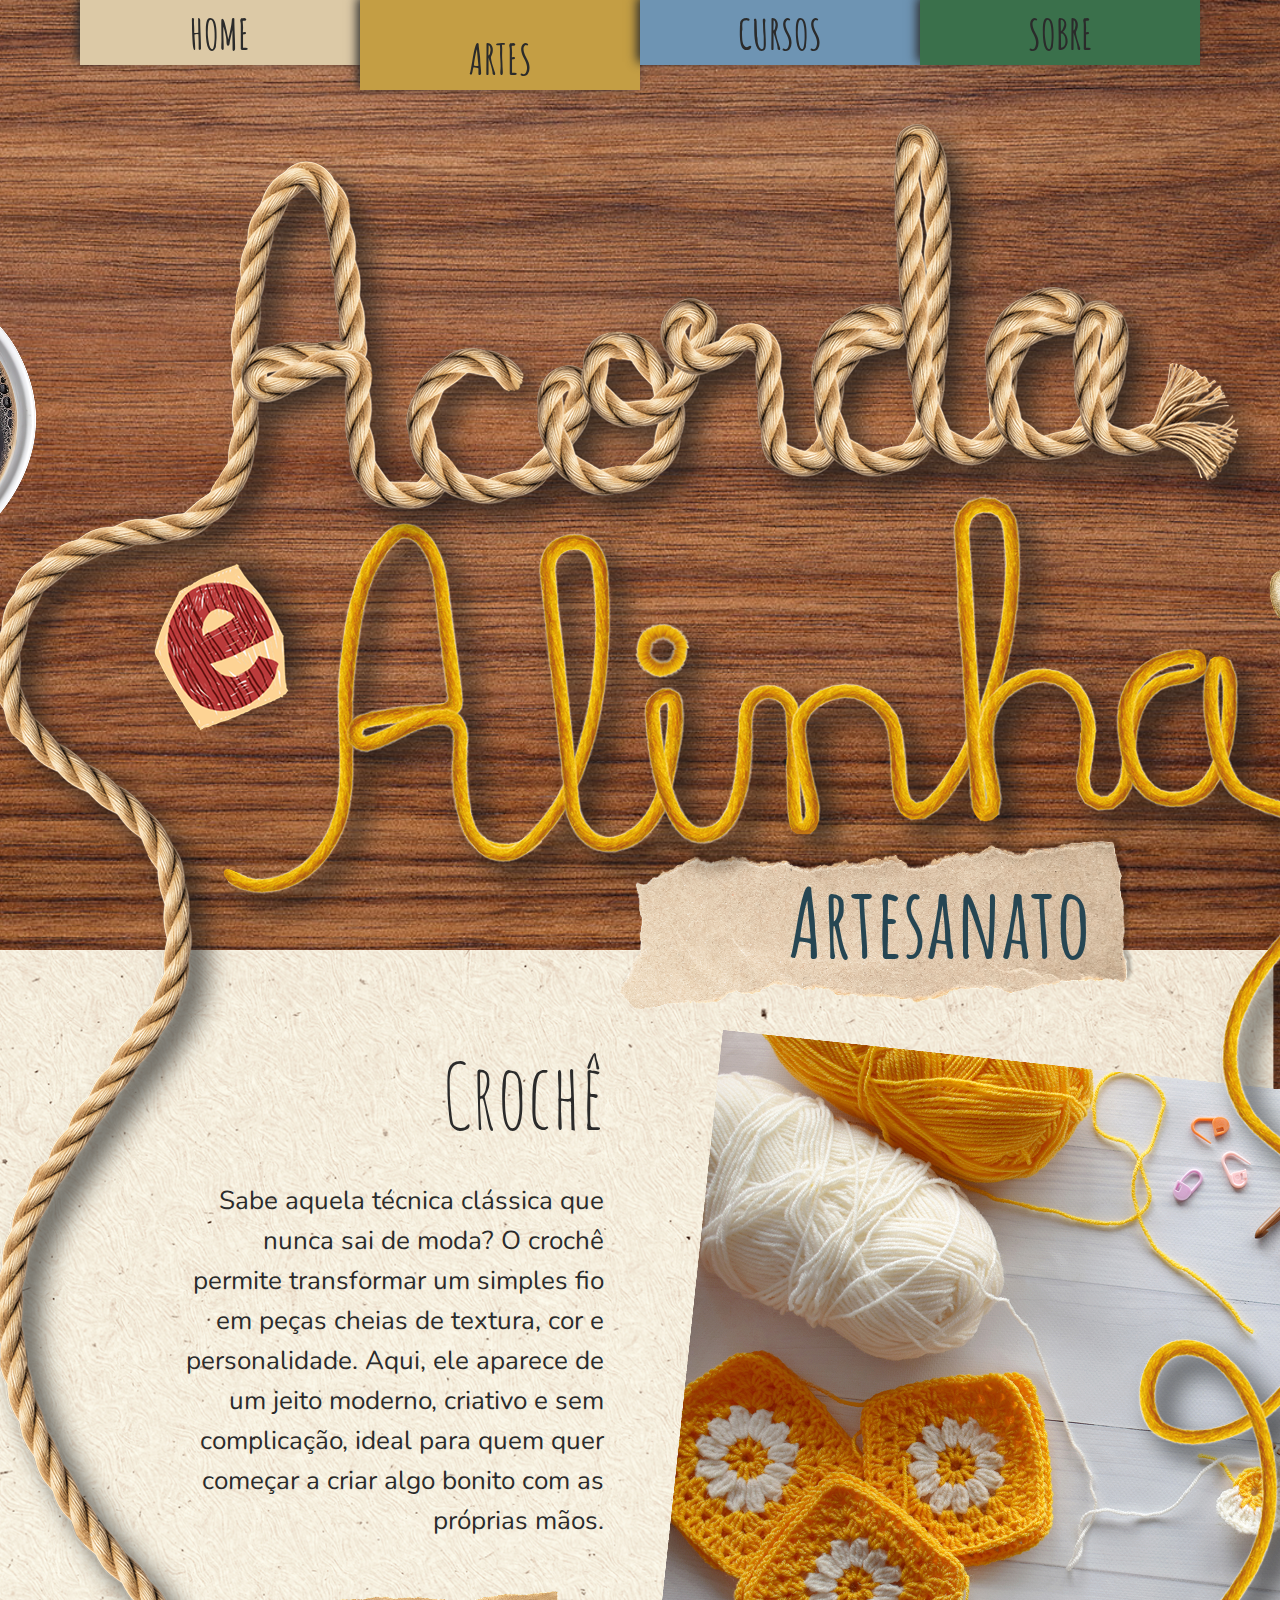
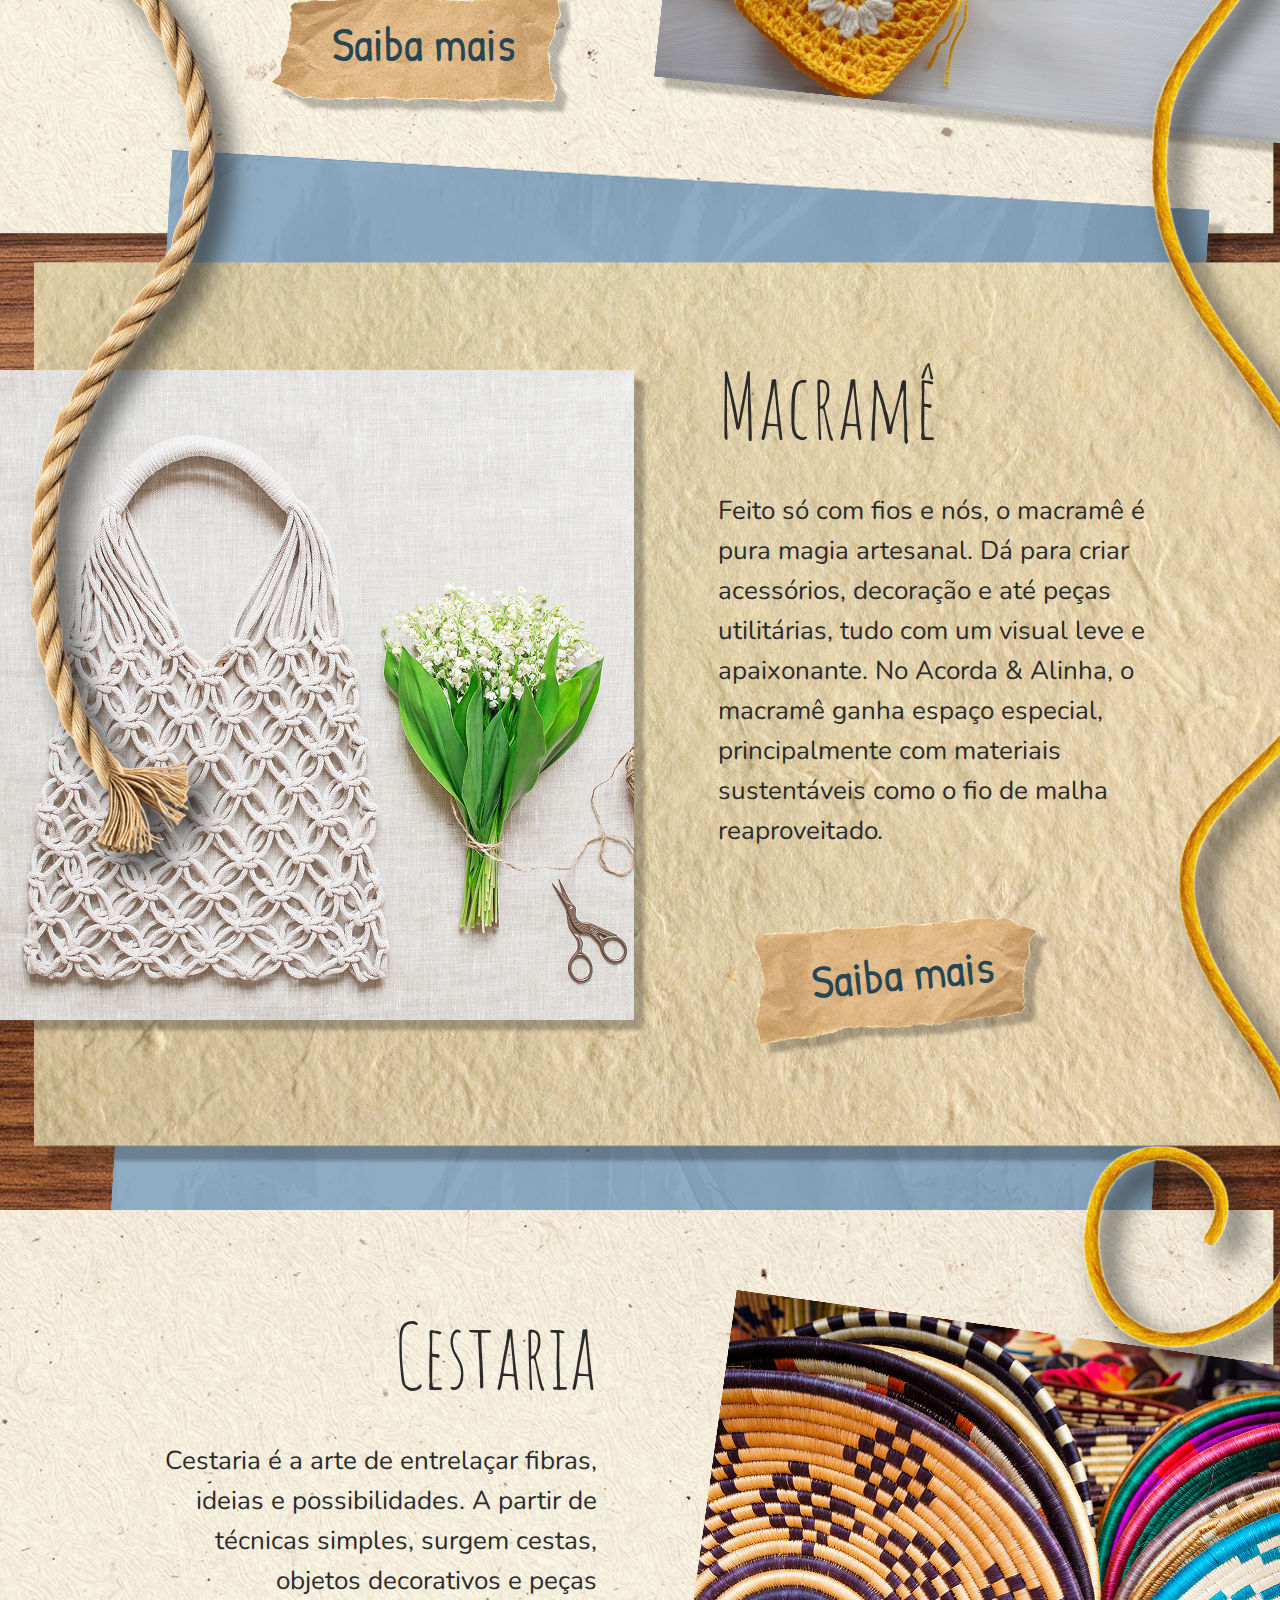
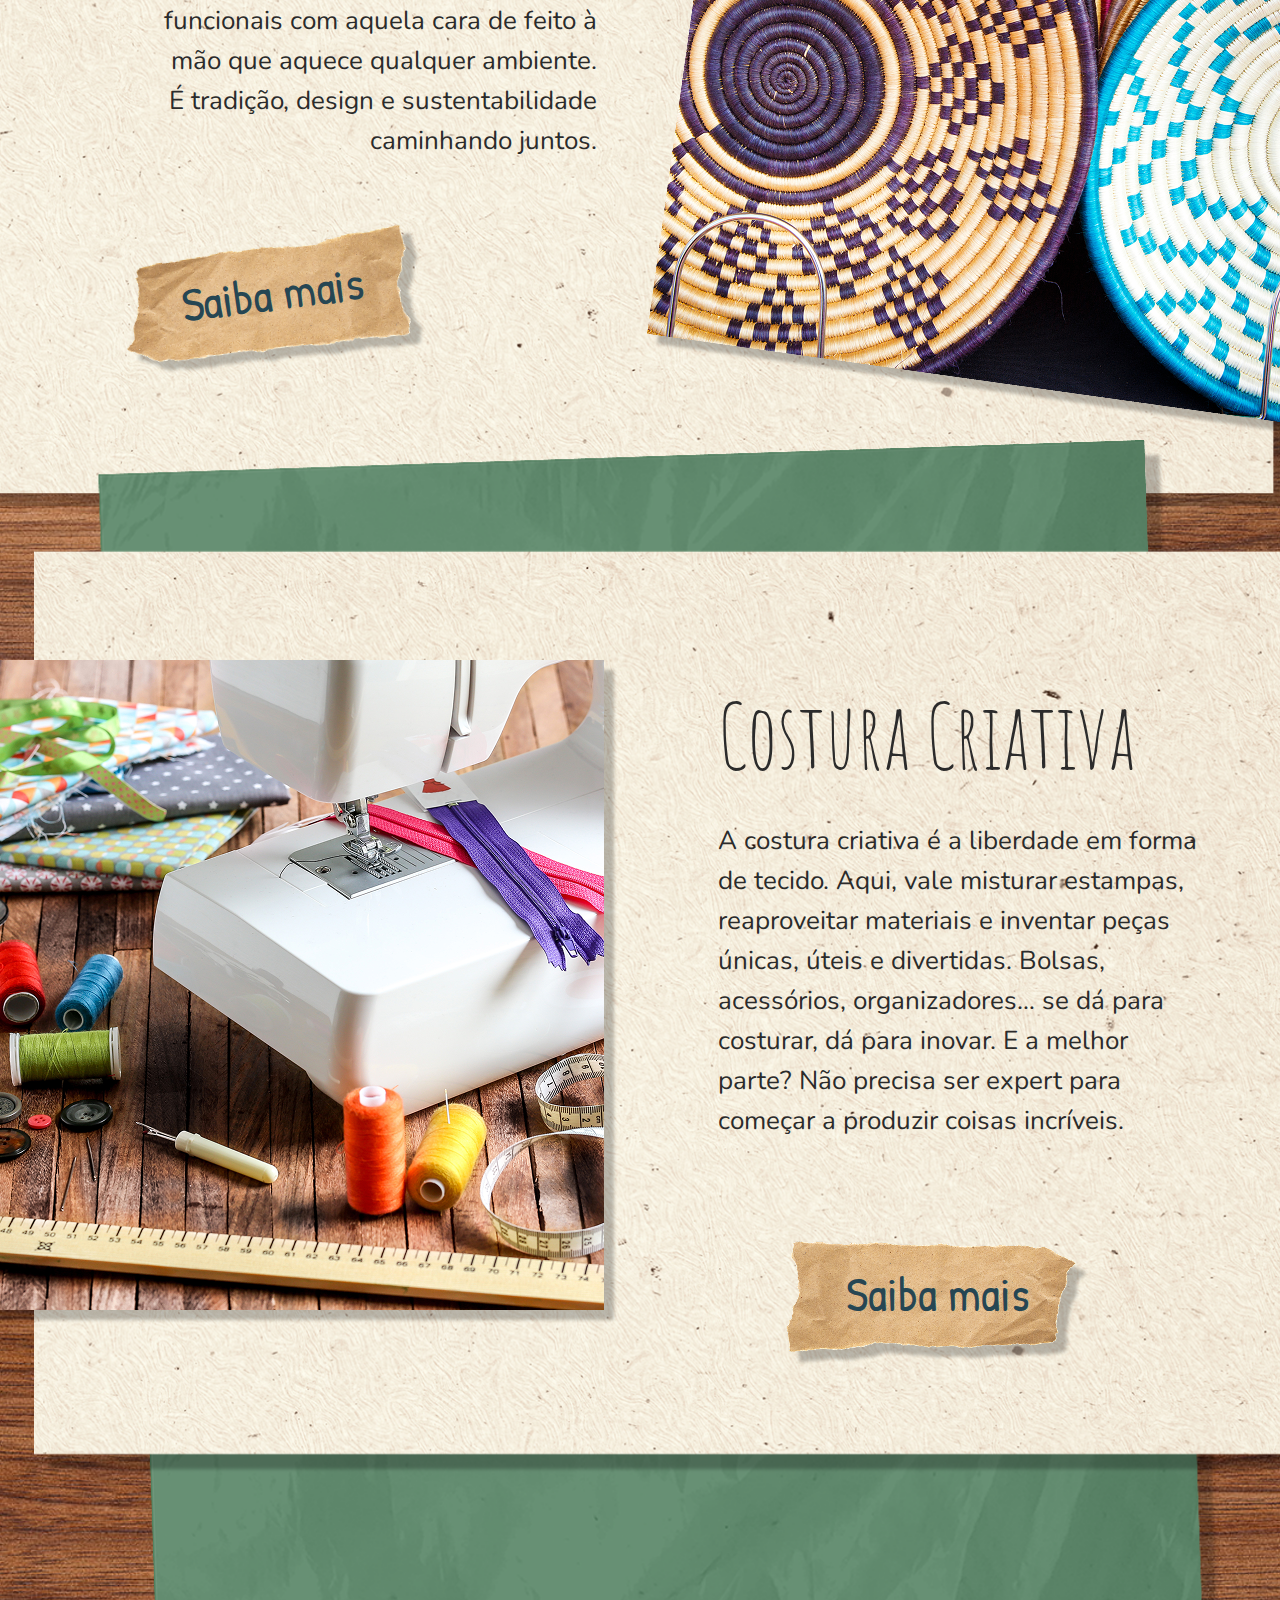
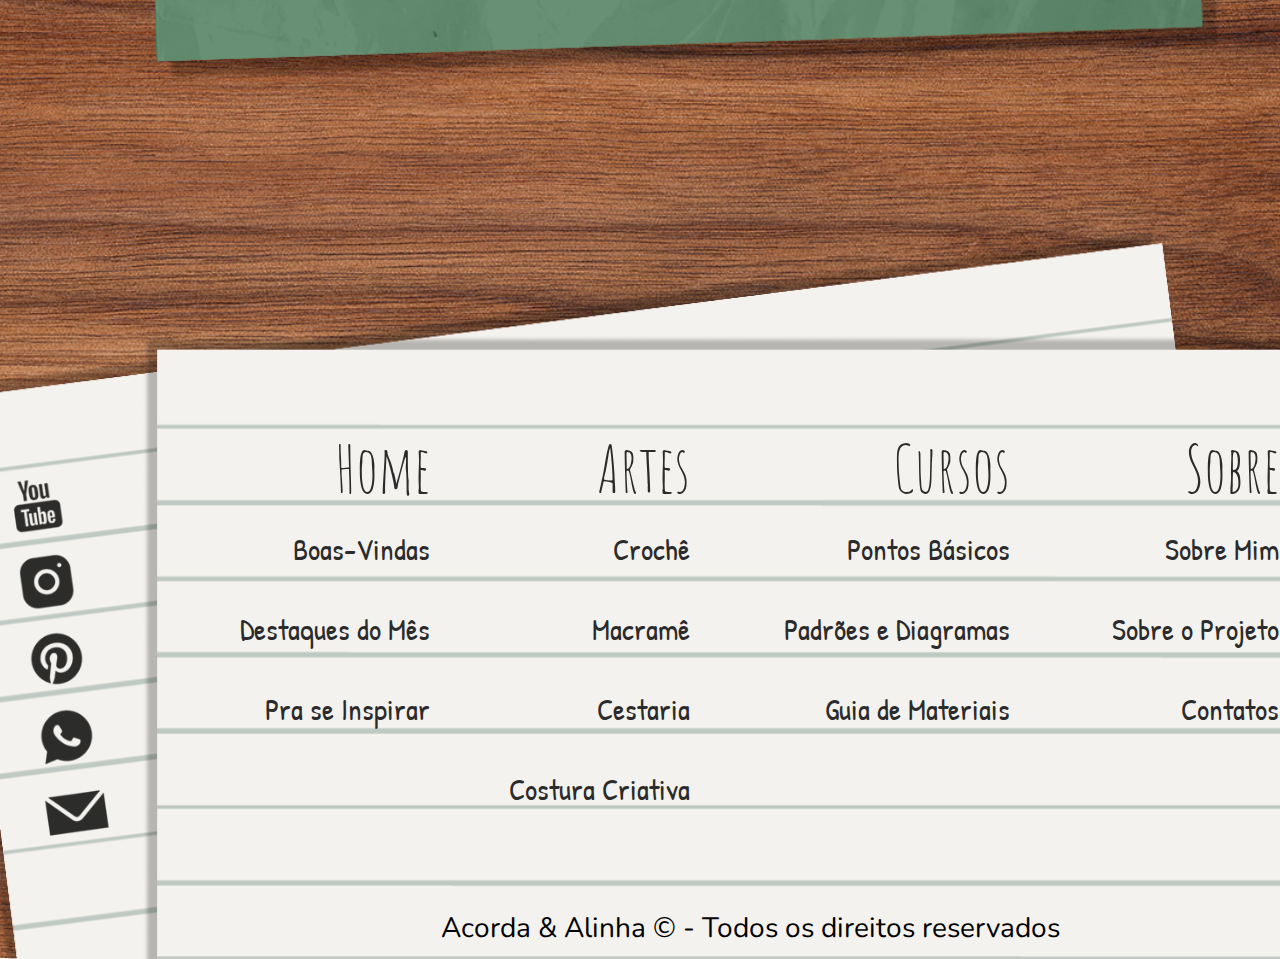
<file: index_artes.html>
<!DOCTYPE html>
<html lang="pt-br">

<head>
    <meta charset="UTF-8">
    <meta name="viewport" content="width=device-width, initial-scale=1.0">
    <title>Artes - Acorda & Alinha</title>
    <link rel="stylesheet" href="style_artes.css">
    <link rel="preconnect" href="https://fonts.googleapis.com">
    <link rel="preconnect" href="https://fonts.gstatic.com" crossorigin>
    <link rel="stylesheet"
        href="https://fonts.googleapis.com/css2?family=Amatic+SC:wght@400;700&family=Nunito:ital,wght@0,200..1000;1,200..1000&family=Patrick+Hand&display=swap">
</head>

<body>
    <!-- FUNDO DE MADEIRA -->
    <div id="artes" class="fundo-madeira">

        <!-- BARRA DE NAVEGAÇÃO -->
        <header>
            <nav class="navbar">
                <ul>
                    <li><div class="home"><a href="./index.html">HOME</a></div></li>
                    <li><div class="artes"><a href="#artes">ARTES</a></div></li>
                    <li><div class="cursos"><a href="./index_cursos.html">CURSOS</a></div></li>
                    <li><div class="sobre"><a href="./index_sobre.html">SOBRE</a></div></li>

                </ul>
            </nav>
        </header>
        <!-- BARRA DE NAVEGAÇÃO -->


        <!-- HERO -->
        <section class="top-graphics">
            <img src="./elementos/logo_base.png" alt="Logo Acorda & Alinha" class="logo-fios">
            <img src="./elementos/02_logo_complemento.png" alt="Logo Acorda & Alinha" class="logo-fios-comp">
        </section>
        <!-- HERO -->


        <!-- TAG ARTESANATO -->
        <section class="tag-artes">
            <img src="./elementos/02_titulo_artesanato.png" alt="Fundo para título" class="imgtagartes">
            <h1>Artesanato</h1>
        </section>
        <!-- TAG ARTESANATO -->


        <!-- CROCHÊ -->
        <section class="croche">
            <div id="croche" class="bg-croche">
                <div class="info-croche">
                    <h2>Crochê</h2>
                    <p>Sabe aquela técnica clássica que nunca sai de moda? O crochê permite transformar um simples fio
                        em peças cheias de textura, cor e personalidade. Aqui, ele aparece de um jeito moderno, criativo
                        e sem complicação, ideal para quem quer começar a criar algo bonito com as próprias mãos.</p>
                    <div class="botao2_1">
                        <img src="./elementos/02_botao1.png" alt="Fundo botão">
                        <h3>Saiba mais</h3>
                    </div>
                </div>
                <img src="./imagens/02_croche.png" alt="Crochê" class="imgcroche">
            </div>
        </section>
        <!-- CROCHÊ -->


        <!-- MACRAMÊ -->
        <section class="macrame">
            <div id="macrame" class="bg-macrame">
                <img src="./imagens/02_macrame.png" alt="Macramê" class="imgmacrame">
                <div class="info-macrame">
                    <h2>Macramê</h2>
                    <p>Feito só com fios e nós, o macramê é pura magia artesanal. Dá para criar acessórios, decoração e
                        até peças utilitárias, tudo com um visual leve e apaixonante. No Acorda & Alinha, o macramê
                        ganha espaço especial, principalmente com materiais sustentáveis como o fio de malha
                        reaproveitado.</p>
                    <div class="botao2_2">
                        <h3>Saiba mais</h3>
                        <img src="./elementos/02_botao3.png" alt="Fundo botão">

                    </div>
                </div>
            </div>
        </section>
        <!-- MACRAMÊ -->


        <!-- CESTARIA -->
        <section class="cestaria">
            <div id="cestaria" class="bg-cestaria">
                <div class="info-cestaria">
                    <h2>Cestaria</h2>
                    <p> Cestaria é a arte de entrelaçar fibras, ideias e possibilidades. A partir de técnicas simples,
                        surgem cestas, objetos decorativos e peças funcionais com aquela cara de feito à mão que aquece
                        qualquer ambiente. É tradição, design e sustentabilidade caminhando juntos.</p>
                    <div class="botao2_3">
                        <img src="./elementos/02_botao1.png" alt="Fundo botão">
                        <h3>Saiba mais</h3>
                    </div>
                </div>
                <img src="./imagens/02_cestaria.png" alt="Cestaria" class="imgcestaria">
            </div>
        </section>
        <!-- CESTARIA -->


        <!-- COSTURA CRIATIVA -->
        <section class="costura">
            <div id="costura" class="bg-costura">
                <img src="./imagens/02_costura.png" alt="Costura" class="imgcostura">
                <div class="info-costura">
                    <h2>Costura Criativa</h2>
                    <p> A costura criativa é a liberdade em forma de tecido. Aqui, vale misturar estampas, reaproveitar
                        materiais e inventar peças únicas, úteis e divertidas. Bolsas, acessórios, organizadores… se dá
                        para costurar, dá para inovar. E a melhor parte? Não precisa ser expert para começar a produzir
                        coisas incríveis.</p>
                    <div class="botao2_4">
                        <img src="./elementos/02_botao3.png" alt="Fundo botão">
                        <h3>Saiba mais</h3>
                    </div>
                </div>
            </div>
        </section>
        <!-- COSTURA CRIATIVA -->


        <!-- FOOTER -->
        <footer class="sitemap">
            <div class="bg-sm">
                <div class="ico-sm">
                    <a href="https://www.youtube.com/"><img src="./elementos/youtube.png" alt="Youtube"
                            class="ico-youtube"></a>
                    <a href="https://www.instagram.com/"><img src="./elementos/instagram.png" alt="Instagram"
                            class="ico-instagram"></a>
                    <a href="https://br.pinterest.com/"><img src="./elementos/pinterest.png" alt="Pinterest"
                            class="ico-pinterest"></a>
                    <a href="https://web.whatsapp.com/"><img src="./elementos/whatsApp.png" alt="Whatsapp"
                            class="ico-whatsapp"></a>
                    <a href="https://mail.google.comm"><img src="./elementos/envelope.png" alt="Email"
                            class="ico-email"></a>
                </div>

                <div class="home-sm">
                    <a href="http://127.0.0.1:5500/index.html#home">
                        <h1>Home</h1>
                    </a>
                    <a href="http://127.0.0.1:5500/index.html#boasvindas">
                        <h2>Boas-Vindas</h2>
                    </a>
                    <a href="http://127.0.0.1:5500/index.html#destaques">
                        <h2>Destaques do Mês</h2>
                    </a>
                    <a href="http://127.0.0.1:5500/index.html#inspira">
                        <h2>Pra se Inspirar</h2>
                    </a>
                </div>

                <div class="artes-sm">
                    <a href="#artes">
                        <h1>Artes</h1>
                    </a>
                    <a href="#croche">
                        <h2>Crochê</h2>
                    </a>
                    <a href="#macrame">
                        <h2>Macramê</h2>
                    </a>
                    <a href="#cestaria">
                        <h2>Cestaria</h2>
                    </a>
                    <a href="#costura">
                        <h2>Costura Criativa</h2>
                    </a>
                </div>

                <div class="cursos-sm">
                    <a href="http://127.0.0.1:5500/index_cursos.html#cursos">
                        <h1>Cursos</h1>
                    </a>
                    <a href="http://127.0.0.1:5500/index_cursos.html#pontos">
                        <h2>Pontos Básicos</h2>
                    </a>
                    <a href="http://127.0.0.1:5500/index_cursos.html#diagramas">
                        <h2>Padrões e Diagramas</h2>
                    </a>
                    <a href="http://127.0.0.1:5500/index_cursos.html#materiais">
                        <h2>Guia de Materiais</h2>
                    </a>
                </div>

                <div class="sobre-sm">
                    <a href="http://127.0.0.1:5500/index_sobre.html#sobre">
                        <h1>Sobre</h1>
                    </a>
                    <a href="http://127.0.0.1:5500/index_sobre.html#sobremim">
                        <h2>Sobre Mim</h2>
                    </a>
                    <a href="http://127.0.0.1:5500/index_sobre.html#sobreprojeto">
                        <h2>Sobre o Projeto</h2>
                    </a>
                    <a href="http://127.0.0.1:5500/index_sobre.html#contatos">
                        <h2>Contatos</h2>
                    </a>
                </div>
            </div>
            <div class="cc">Acorda & Alinha &copy; - Todos os direitos reservados</div>
        </footer>
        <!-- FOOTER -->


        

        <footer class="sitemap_mobile">
            <div class="bg-sm-mob">
                <div class="ico-sm-mob">
                    <a href="https://www.youtube.com/"><img src="./elementos/youtube.png" alt="Youtube"
                            class="ico-youtube-mob"></a>
                    <a href="https://www.instagram.com/"><img src="./elementos/instagram.png" alt="Instagram"
                            class="ico-instagram-mob"></a>
                    <a href="https://br.pinterest.com/"><img src="./elementos/pinterest.png" alt="Pinterest"
                            class="ico-pinterest-mob"></a>
                    <a href="https://web.whatsapp.com/"><img src="./elementos/whatsApp.png" alt="Whatsapp"
                            class="ico-whatsapp-mob"></a>
                    <a href="https://mail.google.comm"><img src="./elementos/envelope.png" alt="Email"
                            class="ico-email-mob"></a>
                </div>

            </div>
            <div class="cc-mob">Acorda & Alinha &copy; - Todos os direitos reservados</div>
        </footer>








    </div>
    <!-- FUNDO DE MADEIRA -->

</body>

</html>
</file>
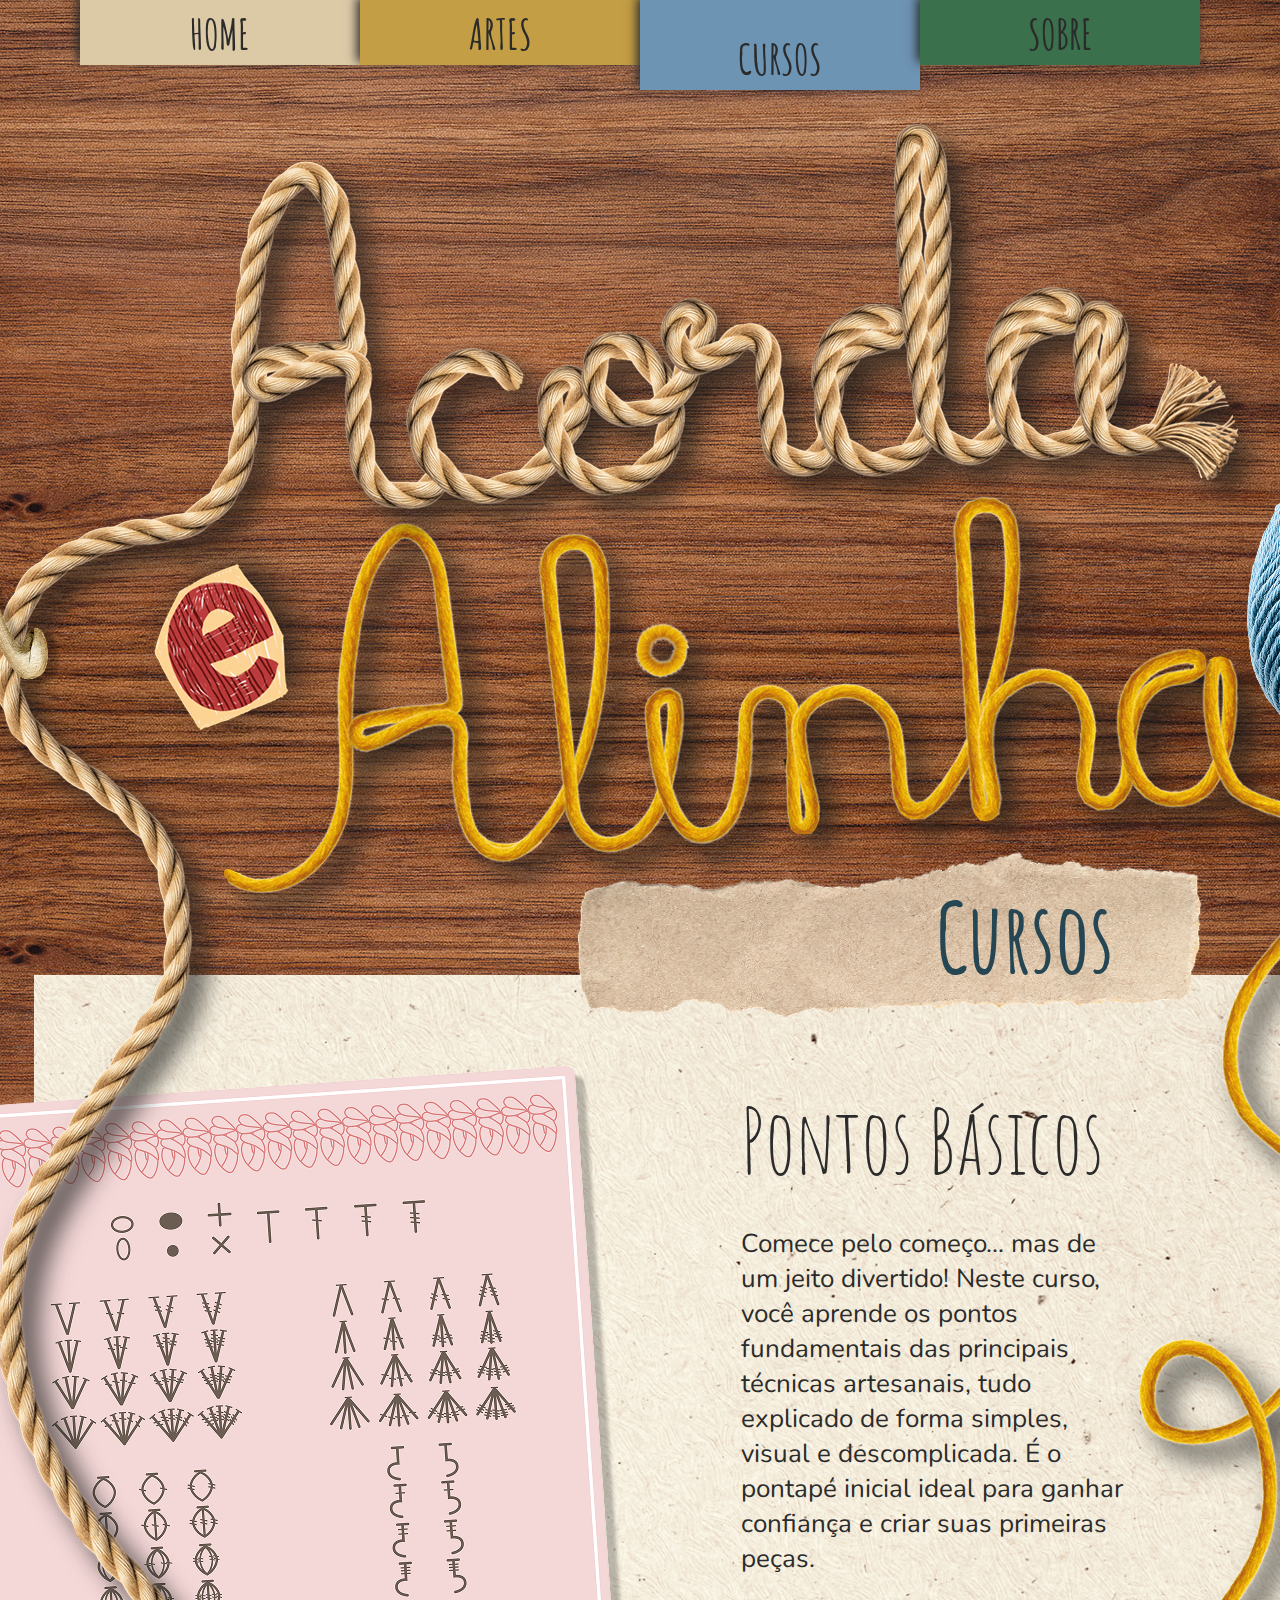
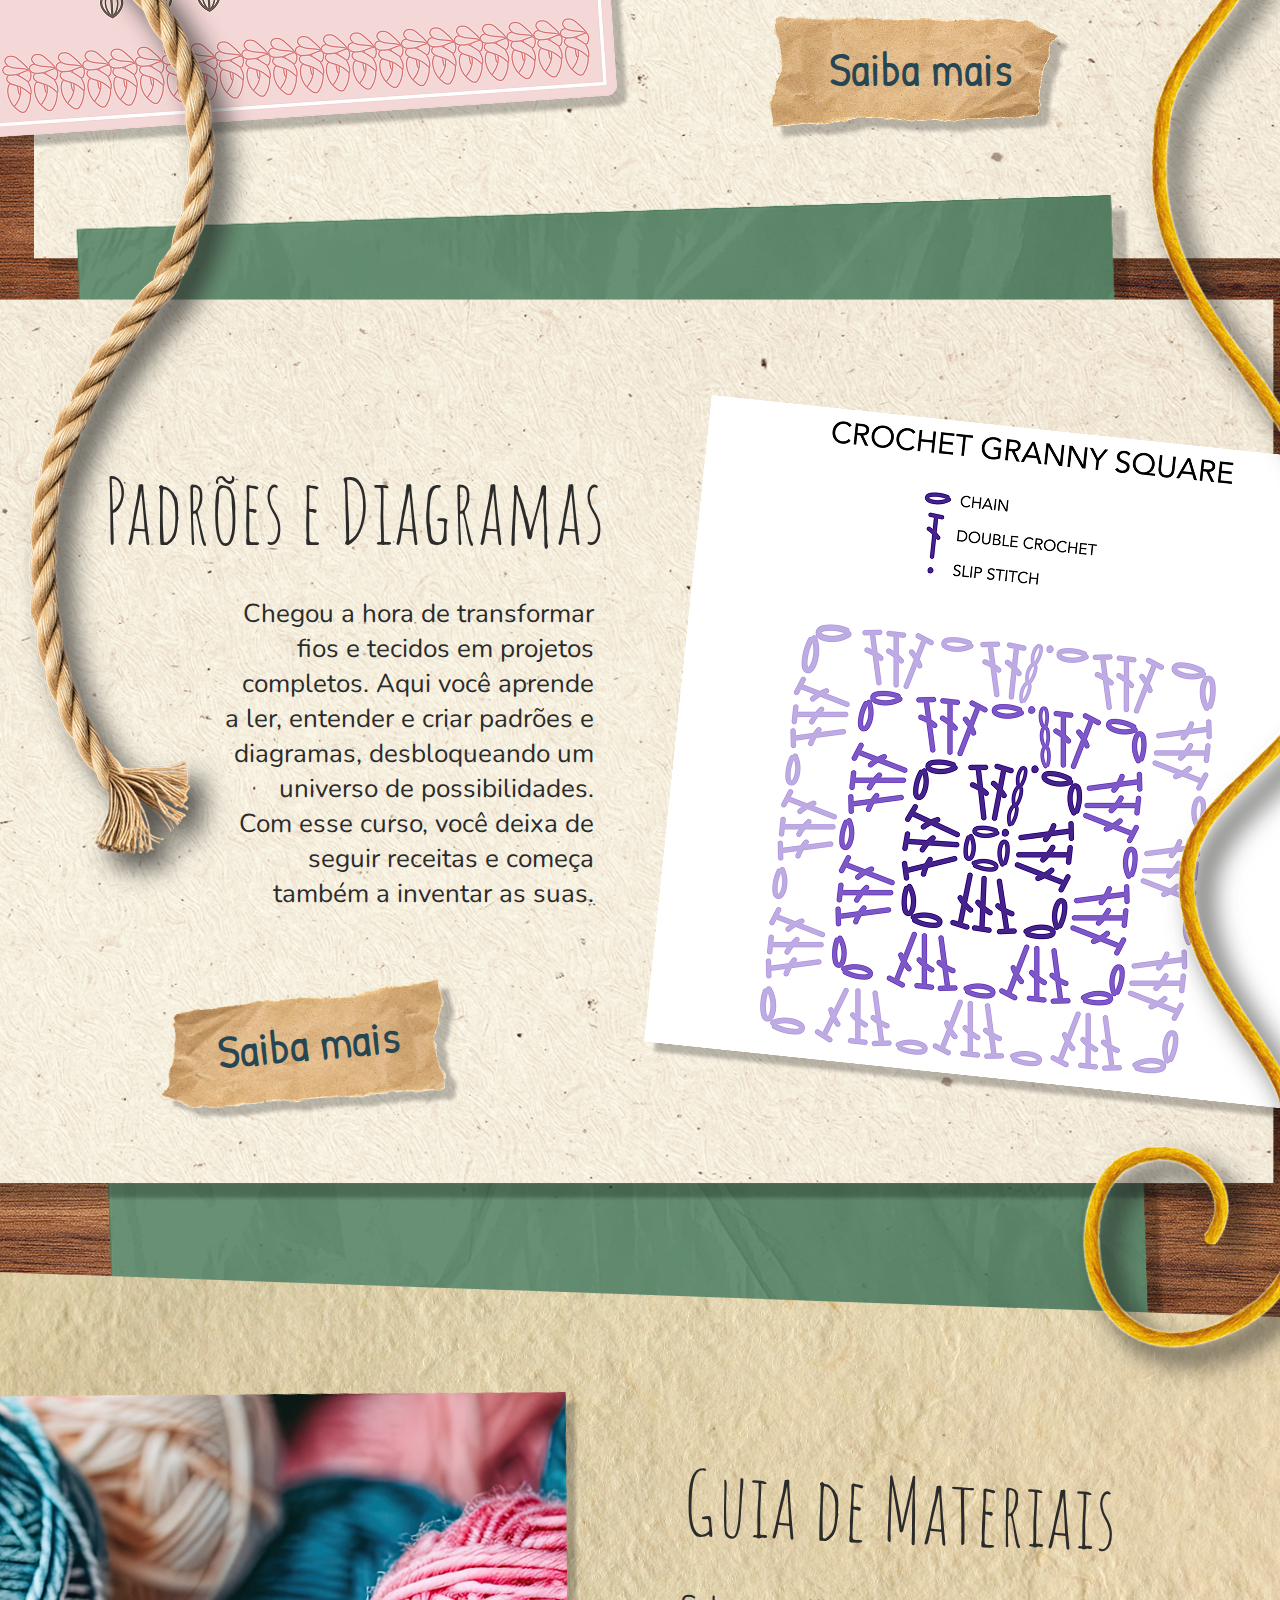
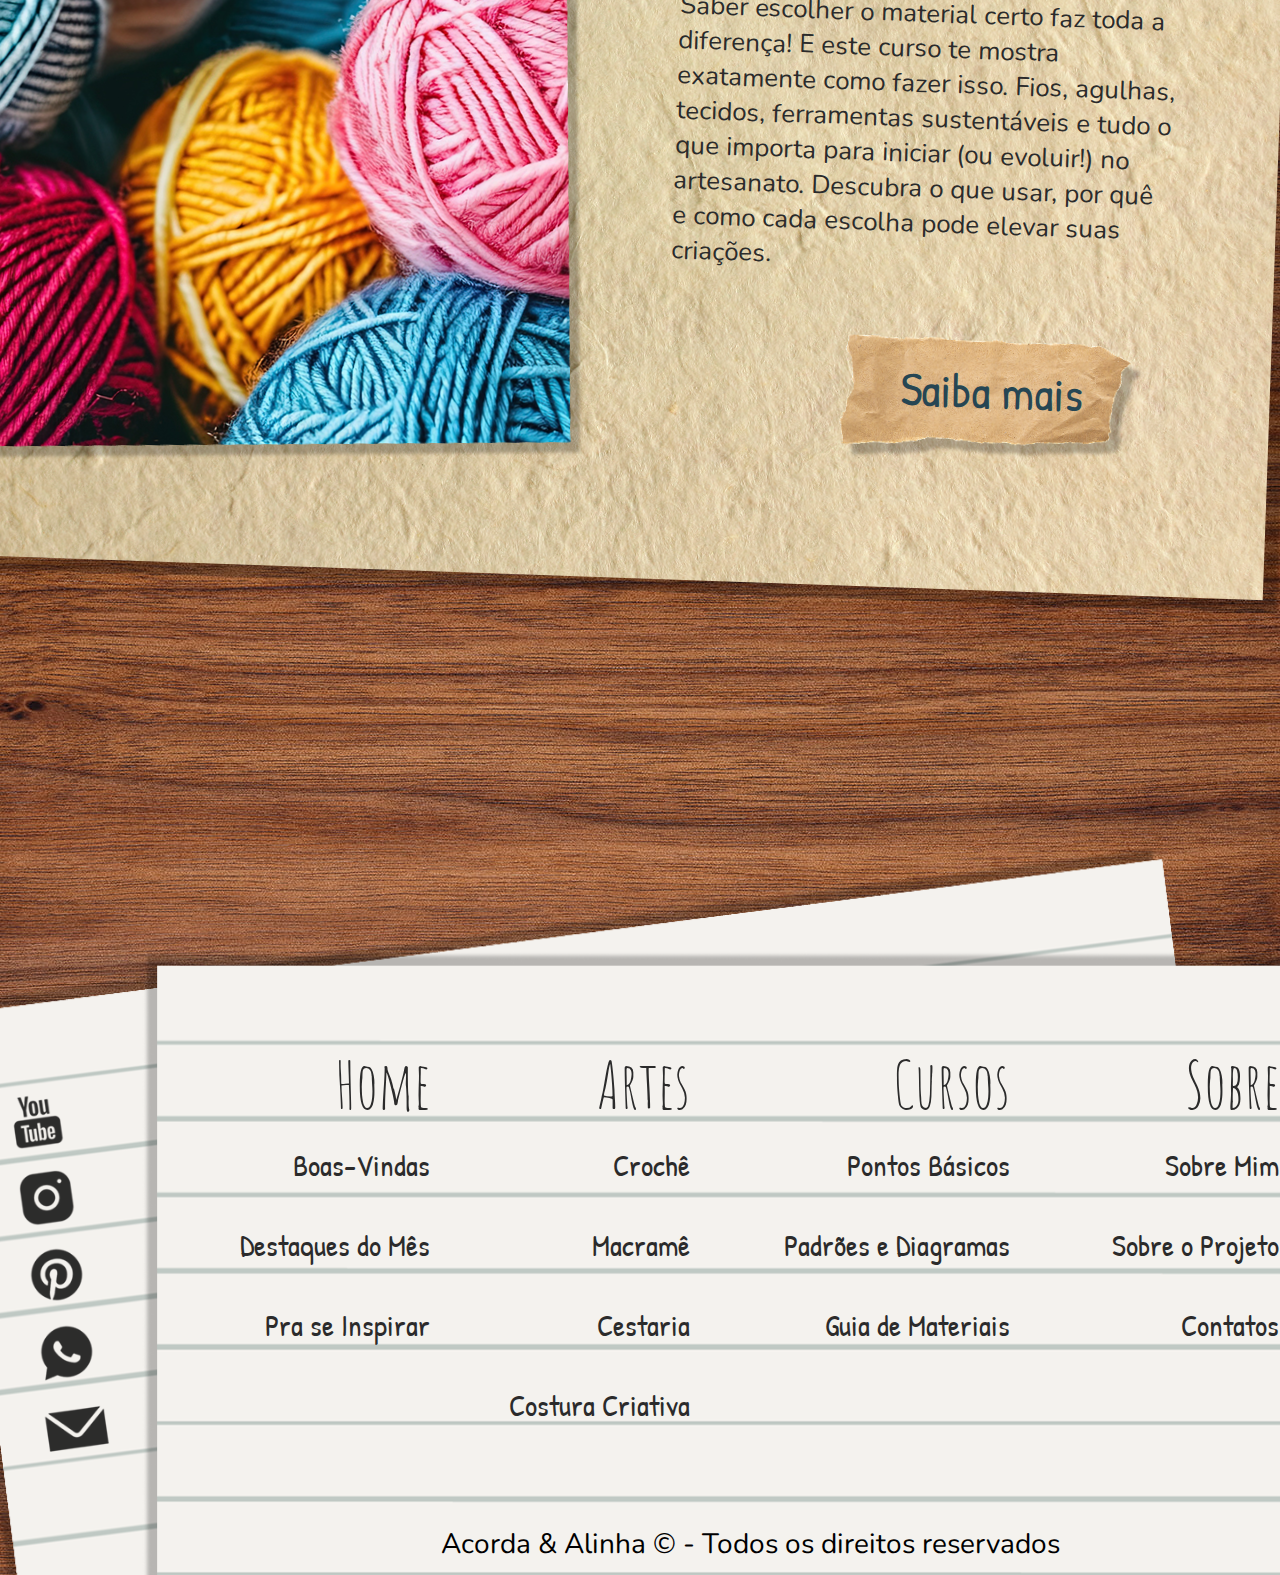
<file: index_cursos.html>
<!DOCTYPE html>
<html lang="pt-br">

<head>
    <meta charset="UTF-8">
    <meta name="viewport" content="width=device-width, initial-scale=1.0">
    <title>Cursos - Acorda & Alinha</title>
    <link rel="stylesheet" href="style_cursos.css">
    <link rel="preconnect" href="https://fonts.googleapis.com">
    <link rel="preconnect" href="https://fonts.gstatic.com" crossorigin>
    <link rel="stylesheet"
        href="https://fonts.googleapis.com/css2?family=Amatic+SC:wght@400;700&family=Nunito:ital,wght@0,200..1000;1,200..1000&family=Patrick+Hand&display=swap">
</head>

<body>
    <!-- FUNDO DE MADEIRA -->
    <div id="cursos" class="fundo-madeira">


        <!-- BARRA DE NAVEGAÇÃO -->
        <header>
            <nav class="navbar">
                <ul>
                    <li><div class="home"><a href="./index.html">HOME</a></div></li>
                    <li><div class="artes"><a href="./index_artes.html">ARTES</a></div></li>
                    <li><div class="cursos"><a href="#cursos">CURSOS</a></div></li>
                    <li><div class="sobre"><a href="./index_sobre.html">SOBRE</a></div></li>

                </ul>
            </nav>
        </header>
        <!-- BARRA DE NAVEGAÇÃO -->


        <!-- HERO -->
        <section class="top-graphics">
            <img src="./elementos/logo_base.png" alt="Logo Acorda & Alinha" class="logo-fios">
            <img src="./elementos/03_logo_complemento.png" alt="Logo Acorda & Alinha" class="logo-fios-comp">
        </section>
        <!-- HERO -->


        <!-- TAG CURSOS -->
        <section class="tag-cursos">
            <img src="./elementos/03_titulo_cursos.png" alt="Fundo para título" class="imgtagcursos">
            <h1>Cursos</h1>
        </section>
        <!-- TAG CURSOS -->


        <!-- PONTOS BÁSICOS -->
        <section class="pontos-basicos">
            <div id="pontos" class="bg-pb">
                <img src="./imagens/03_pontos.png" alt="Gráficos de pontos" class="imgpontos">
                <div class="info-pb">
                    <h2>Pontos Básicos</h2>
                    <p>Comece pelo começo... mas de um jeito divertido! Neste curso, você aprende os pontos fundamentais
                        das principais técnicas artesanais, tudo explicado de forma simples, visual e descomplicada. É o
                        pontapé inicial ideal para ganhar confiança e criar suas primeiras peças.</p>
                    <div class="botao3_1">
                        <img src="./elementos/03_botao1.png" alt="Fundo para botão" class="imgbotao3_1">
                        <h4>Saiba mais</h4>
                    </div>
                </div>
            </div>
        </section>
        <!-- PONTOS BÁSICOS -->


        <!-- PADRÕES E DIAGRAMAS -->
        <section class="diagramas">
            <div id="diagramas" class="bg-pd">
                <div class="info-pd">
                    <h2>Padrões e Diagramas</h2>
                    <p>Chegou a hora de transformar fios e tecidos em projetos completos. Aqui você aprende a ler,
                        entender
                        e criar padrões e diagramas, desbloqueando um universo de possibilidades. Com esse curso, você
                        deixa
                        de seguir receitas e começa também a inventar as suas.</p>
                    <div class="botao3_2">
                        <img src="./elementos/03_botao2.png" alt="Fundo para botão" class="imgbotao3_2">
                        <h4>Saiba mais</h4>
                    </div>
                </div>
                <img src="./imagens/03_diagramas.png" alt="Diagrama Granny Square" class="imgdiag">
            </div>
        </section>
        <!-- PADRÕES E DIAGRAMAS -->


        <!-- GUIA DE MATERIAIS -->
        <section class="guia-materiais">
            <div id="materiais" class="bg-gm">
                <img src="./imagens/03_novelos.png" alt="Novelos" class="imgmateriais">
                <div class="info-gm">
                    <h2>Guia de Materiais</h2>
                    <p> Saber escolher o material certo faz toda a diferença! E este curso te mostra exatamente como
                        fazer
                        isso. Fios, agulhas, tecidos, ferramentas sustentáveis e tudo o que importa para iniciar (ou
                        evoluir!) no artesanato. Descubra o que usar, por quê e como cada escolha pode elevar suas
                        criações.</p>
                    <div class="botao3_3">
                        <img src="./elementos/03_botao1.png" alt="Fundo para botão" class="imgbotao3_3">
                        <h4>Saiba mais</h4>
                    </div>
                </div>
            </div>
        </section>
        <!-- GUIA DE MATERIAIS -->


        <!-- FOOTER -->
        <footer class="sitemap">
            <div class="bg-sm">
                <div class="ico-sm">
                    <a href="https://www.youtube.com/"><img src="./elementos/youtube.png" alt="Youtube"
                            class="ico-youtube"></a>
                    <a href="https://www.instagram.com/"><img src="./elementos/instagram.png" alt="Instagram"
                            class="ico-instagram"></a>
                    <a href="https://br.pinterest.com/"><img src="./elementos/pinterest.png" alt="Pinterest"
                            class="ico-pinterest"></a>
                    <a href="https://web.whatsapp.com/"><img src="./elementos/whatsApp.png" alt="Whatsapp"
                            class="ico-whatsapp"></a>
                    <a href="https://mail.google.comm"><img src="./elementos/envelope.png" alt="Email"
                            class="ico-email"></a>
                </div>

                <div class="home-sm">
                    <a href="http://127.0.0.1:5500/index.html#home">
                        <h1>Home</h1>
                    </a>
                    <a href="http://127.0.0.1:5500/index.html#boasvindas">
                        <h2>Boas-Vindas</h2>
                    </a>
                    <a href="http://127.0.0.1:5500/index.html#destaques">
                        <h2>Destaques do Mês</h2>
                    </a>
                    <a href="http://127.0.0.1:5500/index.html#inspira">
                        <h2>Pra se Inspirar</h2>
                </div></a>

                <div class="artes-sm">
                    <a href="http://127.0.0.1:5500/index_artes.html#artes">
                        <h1>Artes</h1>
                    </a>
                    <a href="http://127.0.0.1:5500/index_artes.html#croche">
                        <h2>Crochê</h2>
                    </a>
                    <a href="http://127.0.0.1:5500/index_artes.html#macrame">
                        <h2>Macramê</h2>
                    </a>
                    <a href="http://127.0.0.1:5500/index_artes.html#cestaria">
                        <h2>Cestaria</h2>
                    </a>
                    <a href="http://127.0.0.1:5500/index_artes.html#costura">
                        <h2>Costura Criativa</h2>
                    </a>
                </div>

                <div class="cursos-sm">
                    <a href="#cursos">
                        <h1>Cursos</h1>
                    </a>
                    <a href="#pontos">
                        <h2>Pontos Básicos</h2>
                    </a>
                    <a href="#diagramas">
                        <h2>Padrões e Diagramas</h2>
                    </a>
                    <a href="#materiais">
                        <h2>Guia de Materiais</h2>
                    </a>
                </div>

                <div class="sobre-sm">
                    <a href="http://127.0.0.1:5500/index_sobre.html#sobre">
                        <h1>Sobre</h1>
                    </a>
                    <a href="http://127.0.0.1:5500/index_sobre.html#sobremim">
                        <h2>Sobre Mim</h2>
                    </a>
                    <a href="http://127.0.0.1:5500/index_sobre.html#sobreprojeto">
                        <h2>Sobre o Projeto</h2>
                    </a>
                    <a href="http://127.0.0.1:5500/index_sobre.html#contatos">
                        <h2>Contatos</h2>
                    </a>
                </div>
            </div>
            <div class="cc">Acorda & Alinha &copy; - Todos os direitos reservados</div>
        </footer>
        <!-- FOOTER -->





        
        <footer class="sitemap_mobile">
            <div class="bg-sm-mob">
                <div class="ico-sm-mob">
                    <a href="https://www.youtube.com/"><img src="./elementos/youtube.png" alt="Youtube"
                            class="ico-youtube-mob"></a>
                    <a href="https://www.instagram.com/"><img src="./elementos/instagram.png" alt="Instagram"
                            class="ico-instagram-mob"></a>
                    <a href="https://br.pinterest.com/"><img src="./elementos/pinterest.png" alt="Pinterest"
                            class="ico-pinterest-mob"></a>
                    <a href="https://web.whatsapp.com/"><img src="./elementos/whatsApp.png" alt="Whatsapp"
                            class="ico-whatsapp-mob"></a>
                    <a href="https://mail.google.comm"><img src="./elementos/envelope.png" alt="Email"
                            class="ico-email-mob"></a>
                </div>

            </div>
            <div class="cc-mob">Acorda & Alinha &copy; - Todos os direitos reservados</div>
        </footer>







    </div>
    <!-- FUNDO DE MADEIRA -->
</body>

</html>
</file>
<file: style_artes.css>
/* PADRÕES */
:root {
    --preto-suave: #2b2b2b;
    --azul-petroleo: #264653;
    --azul-indigo: #2E3E75;
    --bege-areia: #DCC9A6;
    --verde-folha: #3A704B;
    --dourado: #C49E44;
    --blue-mist: #6E94B3;
    /* --shadow: definir depois */
}

/* ---------- */


/* RESET SIMPLES */
* {
    margin: 0;
    padding: 0;
    box-sizing: border-box;
    scroll-behavior: smooth;
}

/* ---------- */



/* =========================================DESKTOP======================================== */


/* BARRA DE NAVEGAÇÃO */
header {
    display: flex;
    justify-content: center;
    align-items: center;
    padding: 0;
    background-color: #ffffff00;
    position: sticky;
    top: 0;
    z-index: 10000;
}

nav ul {
    list-style: none;
    display: flex;
    top: 0;
    gap: 0;
}

nav a {
    position: relative;
    text-decoration: none;
    color: #2b2b2b;
    font-family: "Amatic SC", sans-serif;
    font-weight: 700;
    font-style: normal;
    font-size: 2.6rem;
}

nav a::after {
    content: "";
    position: absolute;
    left: 0;
    bottom: 4px;
    /* ajuste fino da distância do sublinhado */
    width: 0%;
    height: 2px;
    background-color: var(--preto-suave);
    /* sublinhado da cor do texto */
    opacity: 0.5;
    transition: width 0.35s ease;
}

nav a:hover::after {
    width: 100%;
}


.home,
.artes,
.cursos,
.sobre {
    display: flex;
    justify-content: center;
    align-items: end;
    padding-bottom: 5px;
    box-shadow: -3px -3px 10px #2b2b2b;
    width: 280px;
    height: 65px;
}

.home {
    background-color: var(--bege-areia);
    /* transform: rotate(1deg); */
}

.artes {
    background-color: var(--dourado);
    height: 90px;
}

.cursos {
    background-color: var(--blue-mist);
}

.sobre {
    background-color: var(--verde-folha);
}

/* ---------- */


/* FUNDO DE MADEIRA */
.fundo-madeira {
    background-image: url(./elementos/fundomadeira.jpg);
    background-size: cover;
    background-position: center;
    width: 100%;
    height: 5758px;
    padding-bottom: 0;
}

/* ---------- */


/* HERO */
.top-graphics {
    position: relative;
    width: 100%;
    display: flex;
    justify-content: center;
    margin-top: 20px;
    margin-left: 35px;

}

.logo-fios {
    position: absolute;
    top: 0;
    max-width: 1422px;
    height: auto;
    z-index: 1000;
    pointer-events: none;
    /*não impedir o clique de algo que está abaixo */
}

.logo-fios-comp {
    position: absolute;
    top: 0;
    max-width: 2051px;
    height: auto;
    z-index: 1001;
    pointer-events: none;
    /*não impedir o clique de algo que está abaixo */
}

/* ---------- */


/* TAG ARTESANATO */
.tag-artes {
    position: relative;
    width: 100%;
    display: flex;
    justify-content: center;
    padding-top: 720px;
    padding-left: 500px;
}

.imgtagartes {
    position: absolute;
    width: 654px;
    height: 197;
    z-index: 100;
}

.tag-artes h1 {
    position: absolute;
    z-index: 101;
    padding-top: 30px;
    padding-left: 100px;
    font-family: "Amatic SC", sans-serif;
    font-weight: 700;
    font-style: normal;
    font-size: 6rem;
    color: var(--azul-petroleo);
}

/* ---------- */


/* CROCHÊ */
.croche {
    position: relative;
    width: 100%;
    display: flex;
    justify-content: center;
    margin-top: 120px;
    margin-left: 0;
    z-index: 10;
    transition: transform 0.2s ease;
}

.bg-croche {
    position: absolute;
    background-image: url(./elementos/02_kraft1.png);
    background-size: cover;
    background-repeat: no-repeat;
    width: 1313px;
    height: 896px;
    display: grid;
    grid-template-columns: 1fr 650px;
    gap: 50px;
}

.imgcroche {
    padding-top: 80px;
}

.imgcroche:hover {
    transform: rotate(5deg);
}

.info-croche h2 {
    font-family: "Amatic SC", sans-serif;
    font-weight: 400;
    font-style: normal;
    font-size: 5.5rem;
    color: #2b2b2b;
    margin-top: 90px;
    text-align: right;
}

.info-croche p {
    font-family: "Nunito", sans-serif;
    font-optical-sizing: auto;
    font-weight: 400;
    font-style: normal;
    font-size: 26px;
    color: #2b2b2b;
    margin-top: 30px;
    text-align: right;
    padding-left: 200px;
    line-height: 40px;
}

.botao2_1 {
    position: relative;
    margin-top: 50px;
    margin-left: 260px;
    display: flex;
    justify-content: center;
    width: 360px;
}

.botao2_1 img {
    position: absolute;
}


.botao2_1 h3 {
    position: absolute;
    font-family: "Patrick Hand", cursive;
    font-weight: 400;
    font-style: normal;
    font-size: 48px;
    margin-top: 20px;
    color: var(--azul-petroleo);
}


/* ------ */


/* MACRAME */
.macrame {
    position: relative;
    width: 100%;
    display: flex;
    justify-content: center;
    margin-top: 800px;
    padding-left: 100px;
    transition: transform 0.2s ease;
}

.bg-macrame {
    position: absolute;
    width: 1313px;
    height: 1241px;
    background-image: url(./elementos/02_kraft2.png);
    background-size: cover;
    background-repeat: no-repeat;
    z-index: 20;
    display: grid;
    grid-template-columns: repeat(2, 1fr);
    gap: 20px;
    align-items: flex-start;
}

.imgmacrame {
    margin-top: 220px;
    transform: translateX(-50px);
}

.imgmacrame:hover {
    transform: rotate(1deg);
}


.info-macrame h2 {
    font-family: "Amatic SC", sans-serif;
    font-weight: 400;
    font-style: normal;
    font-size: 5.5rem;
    color: #2b2b2b;
    margin-top: 200px;
}

.info-macrame p {
    font-family: "Nunito", sans-serif;
    font-optical-sizing: auto;
    font-weight: 400;
    font-style: normal;
    font-size: 26px;
    color: #2b2b2b;
    margin-top: 30px;
    width: 480px;
    line-height: 40px;
}

.botao2_2 {
    position: relative;
    margin-top: 70px;
    display: flex;
    justify-content: center;
    width: 360px;
    transform: rotate(-5deg);
}

.botao2_2 img {
    position: absolute;
    z-index: 20;
}

.botao2_2 h3 {
    position: absolute;
    font-family: "Patrick Hand", cursive;
    font-weight: 400;
    font-style: normal;
    font-size: 48px;
    margin-top: 20px;
    color: var(--azul-petroleo);
    z-index: 21;
}

/* ------- */



/* CESTARIA */
.cestaria {
    position: relative;
    width: 100%;
    display: flex;
    justify-content: center;
    margin-top: 1060px;
    margin-left: 0;
    z-index: 30;
    transition: transform 0.2s ease;
}

.bg-cestaria {
    position: absolute;
    background-image: url(./elementos/02_kraft3.png);
    background-size: cover;
    background-repeat: no-repeat;
    width: 1313px;
    height: 896px;
    display: grid;
    grid-template-columns: 1fr 650px;
    gap: 50px;
}

.imgcestaria {
    padding-top: 80px;
}

.imgcestaria:hover {
    transform: rotate(-4deg);
}

.info-cestaria h2 {
    font-family: "Amatic SC", sans-serif;
    font-weight: 400;
    font-style: normal;
    font-size: 5.5rem;
    color: #2b2b2b;
    margin-top: 90px;
    text-align: right;
}

.info-cestaria p {
    font-family: "Nunito", sans-serif;
    font-optical-sizing: auto;
    font-weight: 400;
    font-style: normal;
    font-size: 26px;
    color: #2b2b2b;
    margin-top: 30px;
    text-align: right;
    padding-left: 180px;
    line-height: 40px;
}

.botao2_3 {
    position: relative;
    margin-top: 50px;
    margin-left: 100px;
    display: flex;
    justify-content: center;
    width: 360px;
    padding-top: 30px;
    transform: rotate(-7deg);
}

.botao2_3 img {
    position: absolute;
}

.botao2_3 h3 {
    position: absolute;
    font-family: "Patrick Hand", cursive;
    font-weight: 400;
    font-style: normal;
    font-size: 48px;
    margin-top: 20px;
    color: var(--azul-petroleo);
}

/* -------- */



/* COSTURA CRIATIVA */
.costura {
    position: relative;
    width: 100%;
    display: flex;
    justify-content: center;
    margin-top: 830px;
    padding-left: 100px;
    z-index: 40;
    transition: transform 0.2s ease;
}

.bg-costura {
    position: absolute;
    width: 1313px;
    height: 1241px;
    background-image: url(./elementos/02_kraft4.png);
    background-size: cover;
    background-repeat: no-repeat;
    z-index: 20;
    display: grid;
    grid-template-columns: repeat(2, 1fr);
    gap: 20px;
    align-items: flex-start;
}

.imgcostura {
    margin-top: 220px;
    transform: translateX(-80px);
}

.imgcostura:hover {
    transform: rotate(1deg);
}

.info-costura h2 {
    font-family: "Amatic SC", sans-serif;
    font-weight: 400;
    font-style: normal;
    font-size: 5.5rem;
    color: #2b2b2b;
    margin-top: 240px;
}

.info-costura p {
    font-family: "Nunito", sans-serif;
    font-optical-sizing: auto;
    font-weight: 400;
    font-style: normal;
    font-size: 26px;
    color: #2b2b2b;
    margin-top: 30px;
    width: 480px;
    line-height: 40px;
}

.botao2_4 {
    position: relative;
    margin-top: 100px;
    margin-left: 40px;
    display: flex;
    justify-content: center;
    width: 360px;
}

.botao2_4 img {
    position: absolute;
}

.botao2_4 h3 {
    position: absolute;
    font-family: "Patrick Hand", cursive;
    font-weight: 400;
    font-style: normal;
    font-size: 48px;
    margin-top: 20px;
    color: var(--azul-petroleo);
}

/* ---------------- */





/* FOOTER */
.sitemap {
    position: relative;
    width: 100%;
    display: flex;
    justify-content: center;
    padding-top: 1389px;
}

.bg-sm {
    position: absolute;
    width: 1419px;
    height: 730px;
    background-image: url(./elementos/bg_sitemap.png);
    background-size: cover;
    background-repeat: no-repeat;
    z-index: 1;
    display: grid;
    grid-template-columns: repeat(5, 1fr);
    gap: 0px;
    align-items: flex-start;
    padding-top: 200px;
    padding-right: 70px;
    color: var(--preto-suave);
}

.sitemap a {
    text-decoration: none;
    color: #2b2b2b;
}

.sitemap img {
    display: block;
    border: none;
}

.ico-sm {
    display: flex;
    flex-direction: column;
    justify-content: right;
    gap: 5px;
    padding-top: 40px;
}

.ico-youtube {
    width: 72px;
    height: 72px;
    transform: translateX(70px);
}

.ico-instagram {
    width: 72px;
    height: 72px;
    transform: translateX(80px);
}

.ico-pinterest {
    width: 72px;
    height: 72px;
    transform: translateX(90px);
}

.ico-whatsapp {
    width: 72px;
    height: 72px;
    transform: translateX(100px);
}

.ico-email {
    width: 72px;
    height: 72px;
    transform: translateX(110px);
}

.home-sm h1 {
    text-align: right;
    padding-right: 40px;
    line-height: 5rem;
    font-family: "Amatic SC", sans-serif;
    font-weight: 400;
    font-style: normal;
    font-size: 4rem;
}

.home-sm h2 {
    text-align: right;
    padding-right: 40px;
    line-height: 5rem;
    font-family: "Patrick Hand", cursive;
    font-weight: 400;
    font-style: normal;
    font-size: 30px;
}

.artes-sm h1 {
    text-align: right;
    padding-right: 50px;
    line-height: 5rem;
    font-family: "Amatic SC", sans-serif;
    font-weight: 400;
    font-style: normal;
    font-size: 4rem;
}

.artes-sm h2 {
    text-align: right;
    padding-right: 50px;
    line-height: 5rem;
    font-family: "Patrick Hand", cursive;
    font-weight: 400;
    font-style: normal;
    font-size: 30px;
}

.cursos-sm h1 {
    text-align: right;
    line-height: 5rem;
    font-family: "Amatic SC", sans-serif;
    font-weight: 400;
    font-style: normal;
    font-size: 4rem;
}

.cursos-sm h2 {
    text-align: right;
    line-height: 5rem;
    font-family: "Patrick Hand", cursive;
    font-weight: 400;
    font-style: normal;
    font-size: 30px;
}

.sobre-sm h1 {
    text-align: right;
    line-height: 5rem;
    font-family: "Amatic SC", sans-serif;
    font-weight: 400;
    font-style: normal;
    font-size: 4rem;
}

.sobre-sm h2 {
    text-align: right;
    line-height: 5rem;
    font-family: "Patrick Hand", cursive;
    font-weight: 400;
    font-style: normal;
    font-size: 30px;
}

.cc {
    position: absolute;
    width: 100%;
    display: flex;
    justify-content: center;
    font-family: "Nunito", sans-serif;
    font-optical-sizing: auto;
    font-weight: 400;
    font-style: normal;
    font-size: 28px;
    z-index: 2;
    padding-top: 680px;
    padding-left: 220px;
    pointer-events: none;
}



.sitemap_mobile {
    display: none;
}


/* ------ */

/* =========================================DESKTOP======================================== */











/* =========================================TABLET======================================== */


@media (max-width: 1024px) {


    /* BARRA DE NAVEGAÇÃO */

    nav a {
        font-size: 2.2rem;
    }

    .home,
    .artes,
    .cursos,
    .sobre {
        width: 190px;
        height: 55px;
    }

    .artes {
        height: 80px;
    }

    /* ---------- */

    /* HERO */
    .top-graphics {
        padding-top: 20px;
        padding-right: 80px;
    }

    .logo-fios {
        width: 900px;
        height: auto;
    }

    .logo-fios-comp {
        width: 1300px;
        height: auto;

    }

    /* ---------- */



    .fundo-madeira {
        height: 4250px;
    }

    /* ---------- */


    /* TAG ARTESANATO */
    .tag-artes {
        padding-top: 480px;
        padding-right: 200px;
    }

    .imgtagartes {
        width: 500px;
        height: auto;

    }

    .tag-artes h1 {
        padding-top: 20px;
        padding-left: 40px;
        font-size: 5rem;
    }

    /* ---------- */


    /* CROCHÊ */
    .croche {
        margin-top: 80px;
        margin-left: 0;
    }

    .bg-croche {
        width: 850px;
        height: 690px;
        display: grid;
        grid-template-columns: 440px 1fr;
        gap: 30px;
    }

    .imgcroche {
        width: 480px;
        padding-top: 80px;
    }

    .info-croche h2 {
        font-size: 4.5rem;
        margin-top: 90px;
    }

    .info-croche p {
        font-size: 20px;
        margin-top: 20px;
        padding-left: 160px;
        line-height: 30px;
    }

    .botao2_1 {
        margin-top: 30px;
        margin-left: 240px;
        width: 140px;
    }

    .botao2_1 img {
        width: 200px;
    }

    .botao2_1 h3 {
        font-size: 36px;
        margin-top: 10px;
    }

    /* ------ */


    /* MACRAME */
    .macrame {
        margin-top: 620px;
        padding-left: 0;
    }

    .bg-macrame {
        width: 920px;
        height: 950px;
        background-image: url(./elementos/02_kraft2_tablet.png);
        display: grid;
        grid-template-columns: 400px 1fr;
        gap: 35px;
    }

    .imgmacrame {
        width: 450px;
        margin-top: 200px;
        padding-right: 20px;
        transform: translateX(-50px);
    }

    .imgmacrame:hover {
        transform: rotate(1deg);
    }

    .info-macrame h2 {
        font-size: 4.5rem;
        margin-top: 150px;
    }

    .info-macrame p {
        font-size: 20px;
        margin-top: 20px;
        width: 290px;
        line-height: 30px;
    }

    .botao2_2 {
        margin-top: 35px;
        margin-left: 30px;
        width: 200px;
    }

    .botao2_2 img {
        width: 200px;
    }

    .botao2_2 h3 {
        font-size: 36px;
        margin-top: 10px;
    }

    /* ------- */



    /* CESTARIA */
    .cestaria {
        margin-top: 800px;
        margin-left: 0;
    }

    .bg-cestaria {
        background-image: url(./elementos/02_kraft3.png);
        width: 1000px;
        height: 690px;
        display: grid;
        grid-template-columns: 1fr 500px;
        gap: 40px;
    }

    .imgcestaria {
        width: 450px;
        padding-top: 90px;
    }

    .info-cestaria h2 {
        font-size: 4.5rem;
        margin-top: 90px;
    }

    .info-cestaria p {
        font-size: 20px;
        margin-top: 20px;
        padding-left: 130px;
        line-height: 30px;
    }

    .botao2_3 {
        margin-top: 50px;
        margin-left: 100px;
        width: 360px;
        padding-top: 15px;
    }

    .botao2_3 img {
        width: 200px;
    }

    .botao2_3 h3 {
        font-size: 36px;
        margin-top: 10px;
    }

    /* -------- */



    /* COSTURA CRIATIVA */
    .costura {
        margin-top: 640px;
        padding-left: 100px;
    }

    .bg-costura {
        width: 936px;
        height: 780px;
        background-image: url(./elementos/02_kraft4_tablet.png);
        display: grid;
        grid-template-columns: 450px 1fr;
        gap: 0;
    }

    .imgcostura {
        width: 420px;
        margin-top: 180px;
        /* transform: translateX(); */
    }

    .imgcostura:hover {
        transform: rotate(3deg);
    }

    .info-costura h2 {
        font-size: 4.5rem;
        margin-top: 160px;
    }

    .info-costura p {
        font-size: 20px;
        margin-top: 20px;
        width: 300px;
        line-height: 30px;
    }

    .botao2_4 {
        margin-top: 25px;
        margin-left: 35px;
        display: flex;
        justify-content: center;
        width: 360px;
    }

    .botao2_4 img {
        width: 200px;
    }

    .botao2_4 h3 {
        font-size: 36px;
        margin-top: 10px;
    }

    /* ---------------- */


    /* FOOTER */
    .sitemap {
        padding-top: 780px;
    }

    .bg-sm {
        width: 900px;
        height: 730px;
        background-image: url(./elementos/bg_sitemap_tablet.png);
        display: grid;
        grid-template-columns: 1fr 170px 180px 150px 150px;
        gap: 0px;
        padding-top: 200px;
        padding-right: 90px;
        padding-left: 65px;
    }

    .sitemap img {
        display: block;
        border: none;
    }

    .ico-sm {
        display: flex;
        flex-direction: column;
        justify-content: center;
        gap: 15px;
        padding-top: 15px;
    }

    .ico-youtube,
    .ico-instagram,
    .ico-pinterest,
    .ico-whatsapp,
    .ico-email {
        width: 60px;
        height: 60px;
        transform: translateX(0);
    }

    .home-sm h1 {
        text-align: right;
        padding-right: 40px;
        line-height: 5rem;
        font-size: 3.5rem;
    }

    .home-sm h2 {
        text-align: right;
        padding-right: 40px;
        line-height: 5rem;
        font-family: "Patrick Hand", cursive;
        font-weight: 400;
        font-style: normal;
        font-size: 20px;
    }

    .artes-sm h1 {
        text-align: right;
        padding-right: 50px;
        line-height: 5rem;
        font-family: "Amatic SC", sans-serif;
        font-weight: 400;
        font-style: normal;
        font-size: 3.5rem;
    }

    .artes-sm h2 {
        text-align: right;
        padding-right: 50px;
        line-height: 5rem;
        font-family: "Patrick Hand", cursive;
        font-weight: 400;
        font-style: normal;
        font-size: 20px;
    }

    .cursos-sm h1 {
        text-align: right;
        line-height: 5rem;
        font-family: "Amatic SC", sans-serif;
        font-weight: 400;
        font-style: normal;
        font-size: 3.5rem;
    }

    .cursos-sm h2 {
        text-align: right;
        line-height: 5rem;
        font-family: "Patrick Hand", cursive;
        font-weight: 400;
        font-style: normal;
        font-size: 20px;
    }

    .sobre-sm h1 {
        text-align: right;
        line-height: 5rem;
        font-family: "Amatic SC", sans-serif;
        font-weight: 400;
        font-style: normal;
        font-size: 3.5rem;
    }

    .sobre-sm h2 {
        text-align: right;
        line-height: 5rem;
        font-family: "Patrick Hand", cursive;
        font-weight: 400;
        font-style: normal;
        font-size: 20px;
    }

    .cc {
        font-size: 22px;
        padding-left: 50px;
    }
}

/* ------ */

/* =========================================TABLET======================================== */





















/* =========================================MOBILE======================================== */

@media (max-width: 700px) {
    header {
        padding-right: 0;
    }

    nav a {
        font-size: 1.6rem;
    }

    .home,
    .artes,
    .cursos,
    .sobre {
        width: 90px;
        height: 40px;
    }

    .artes {
        height: 60px;
    }

    /* ---------- */

    .fundo-madeira {
        height: 4662px;
    }

    /* ---------- */



    /* HERO */
    .top-graphics {
        margin-top: 20px;
        margin-left: 35px;
    }

    .logo-fios {
        width: 445px;
        height: auto;
    }

    .logo-fios-comp {
        max-width: 600px;
        height: auto;
    }

    /* ---------- */


    /* TAG ARTESANATO */
    .tag-artes {
        padding-top: 280px;
        padding-left: 200px;
    }

    .imgtagartes {
        width: 350px;
        height: 200;
    }

    .tag-artes h1 {
        padding-top: 20px;
        padding-left: 10px;
        font-size: 3rem;
    }

    /* ---------- */


    /* CROCHÊ */
    .croche {
        margin-top: 50px;
        margin-left: 0;
    }

    .bg-croche {
        background-image: url(./elementos/02_kraft1_mobile.png);
        width: 344px;
        height: 1005px;
        display: grid;
        grid-template-columns: 1fr;
        gap: 0;
    }

    .imgcroche {
        padding-top: 130px;
        width: 340px;
        order: 2;
    }


    .info-croche {
        position: absolute;
        order: 1;
        pointer-events: none;
    }

    .info-croche h2 {
        font-size: 4rem;
        margin-top: 50px;
        margin-right: 20px;
        text-align: center;
    }

    .info-croche p {
        font-size: 18px;
        margin-top: 360px;
        text-align: center;
        width: 260px;
        padding-left: 0;
        margin-left: 30px;
        line-height: 30px;
    }

    .botao2_1 {
        position: relative;
        margin-top: 30px;
        margin-left: 0;
        padding-right: 20px;
        display: flex;
        justify-content: center;
        width: 360px;
    }

    .botao2_1 h3 {
        font-size: 28px;
        margin-top: 20px;
    }


    /* ------ */


    /* MACRAME */
    .macrame {
        margin-top: 930px;
        padding-left: 0;
    }

    .bg-macrame {
        width: 375px;
        height: 1090px;
        background-image: url(./elementos/02_kraft2_mobile.png);
        display: grid;
        grid-template-columns: 1fr;
        gap: 0;
    }

    .imgmacrame {
        margin-top: 200px;
        width: 340px;
        transform: translateX(0);
        margin-left: 20px;
        order: 2;
    }

    .imgmacrame:hover {
        transform: rotate(1deg);
    }

    .info-macrame {
        position: absolute;
        order: 1;
        pointer-events: none;
    }

    .info-macrame h2 {
        font-size: 4rem;
        margin-top: 100px;
        margin-left: 100px;
    }

    .info-macrame p {
        font-size: 18px;
        margin-top: 380px;
        margin-left: 35px;
        width: 290px;
        line-height: 30px;
        text-align: center;
    }

    .botao2_2 {

        margin-top: 40px;
        margin-left: 0;
        width: 360px;
    }


    .botao2_2 h3 {
        font-size: 28px;
        margin-top: 20px;

    }

    /* ------- */



    /* CESTARIA */
    .cestaria {
        margin-top: 1050px;
        margin-left: 15px;
    }

    .bg-cestaria {
        background-image: url(./elementos/02_kraft3_mobile.png);
        width: 360px;
        height: 1000px;
        display: grid;
        grid-template-columns: 1fr;
        gap: 50px;
    }

    .imgcestaria {
        padding-top: 140px;
        padding-left: 10px;
        width: 340px;

    }

    .info-cestaria {
        position: absolute;
        pointer-events: none;
    }

    .info-cestaria h2 {
        font-size: 4rem;
        margin-top: 50px;
        margin-right: 10px;
        text-align: center;
    }

    .info-cestaria p {
        font-size: 18px;
        width: 280px;
        margin-top: 360px;
        text-align: center;
        padding-left: 0;
        margin-left: 35px;
        line-height: 30px;
    }

    .botao2_3 {
        margin-top: 20px;
        margin-left: 0;
        display: flex;
        justify-content: center;
        width: 360px;
        padding-top: 30px;
        transform: rotate(-7deg);
    }

    .botao2_3 h3 {
        font-size: 28px;
        margin-top: 20px;
    }

    /* -------- */



    /* COSTURA CRIATIVA */
    .costura {
        margin-top: 950px;
        padding-left: 50px;
    }

    .bg-costura {
        width: 350px;
        height: 1120px;
        background-image: url(./elementos/02_kraft4_mobile.png);
        display: grid;
        grid-template-columns: 1fr;
        gap: 0;
    }

    .imgcostura {
        width: 320px;
        margin-top: 250px;
        margin-left: 10px;
        transform: translateX(0);
        order: 2;
    }

    .info-costura {
        position: absolute;
        order: 1;
        pointer-events: none;
    }

    .info-costura h2 {
        width: 250px;
        text-align: center;
        font-size: 4rem;
        margin-top: 70px;
        margin-left: 45px;
    }

    .info-costura p {
        font-size: 18px;
        margin-top: 380px;
        margin-left: 30px;
        width: 280px;
        line-height: 30px;
        text-align: center;
    }

    .botao2_4 {
        margin-top: 20px;
        margin-left: 0;
        display: flex;
        justify-content: center;
        width: 360px;
    }

    .botao2_4 h3 {
        font-size: 28px;
        margin-top: 20px;
    }

    /* ---------------- */


    /* FOOTER */
    .sitemap {
        display: none;
    }


    .sitemap_mobile {
        position: relative;
        width: 100%;
        display: flex;
        justify-content: center;
        padding-top: 1150px;
        padding-right: 50px;
    }

    .sitemap_mobile a {
        text-decoration: none;
        color: #2b2b2b;
    }

    .sitemap_mobile img {
        display: block;
        border: none;
    }

    .bg-sm-mob {
        position: absolute;
        width: 420px;
        height: 151px;
        background-image: url(./elementos/bg_sitemap_mobile.png);
        background-size: block;
        background-repeat: no-repeat;
        z-index: 3;
        display: flex;
        gap: 0px;
        align-items: center;
        padding-top: 25px;
        padding-left: 15px;
        color: var(--preto-suave);
    }

    .ico-sm-mob {
        display: flex;
        flex-direction: row;
        justify-content: right;
        gap: 5px;
        padding-top: 0;
    }

    .ico-youtube-mob {
        width: 50px;
        height: 50px;
        transform: translateX(70px) rotate(8deg);
    }

    .ico-instagram-mob {
        width: 50px;
        height: 50px;
        transform: translateX(80px) rotate(8deg);
    }

    .ico-pinterest-mob {
        width: 50px;
        height: 50px;
        transform: translateX(90px) rotate(8deg);
    }

    .ico-whatsapp-mob {
        width: 50px;
        height: 50px;
        transform: translateX(100px) rotate(8deg);
    }

    .ico-email-mob {
        width: 50px;
        height: 50px;
        transform: translateX(110px) rotate(8deg);
    }


    .cc-mob {
        position: relative;
        width: 100%;
        display: flex;
        justify-content: center;
        font-family: "Nunito", sans-serif;
        font-optical-sizing: auto;
        font-weight: 400;
        font-style: normal;
        font-size: 12px;
        z-index: 3;
        padding-top: 130px;
        padding-left: 40px;
        pointer-events: none;
        text-align: center;
    }

    /* ------ */

}

/* =========================================MOBILE======================================== */







/* =========================================MOBILE 2======================================== */

@media (max-height: 500px) {
    header {
        padding-right: 0;
    }

    nav a {
        font-size: 1.6rem;
    }

    .home,
    .artes,
    .cursos,
    .sobre {
        width: 90px;
        height: 40px;
    }

    .artes {
        height: 60px;
    }

    /* ---------- */

    .fundo-madeira {
        height: 4661px;
    }

    /* ---------- */



    /* HERO */
    .top-graphics {
        margin-top: 20px;
        margin-left: 35px;
    }

    .logo-fios {
        width: 445px;
        height: auto;
    }

    .logo-fios-comp {
        max-width: 600px;
        height: auto;
    }

    /* ---------- */


    /* TAG ARTESANATO */
    .tag-artes {
        padding-top: 280px;
        padding-left: 200px;
    }

    .imgtagartes {
        width: 350px;
        height: 200;
    }

    .tag-artes h1 {
        padding-top: 20px;
        padding-left: 10px;
        font-size: 3rem;
    }

    /* ---------- */


    /* CROCHÊ */
    .croche {
        margin-top: 50px;
        margin-left: 0;
    }

    .bg-croche {
        background-image: url(./elementos/02_kraft1_mobile.png);
        width: 344px;
        height: 1005px;
        display: grid;
        grid-template-columns: 1fr;
        gap: 0;
    }

    .imgcroche {
        padding-top: 130px;
        width: 340px;
        order: 2;
    }


    .info-croche {
        position: absolute;
        order: 1;
        pointer-events: none;
    }

    .info-croche h2 {
        font-size: 4rem;
        margin-top: 50px;
        margin-right: 20px;
        text-align: center;
    }

    .info-croche p {
        font-size: 18px;
        margin-top: 360px;
        text-align: center;
        width: 260px;
        padding-left: 0;
        margin-left: 30px;
        line-height: 30px;
    }

    .botao2_1 {
        position: relative;
        margin-top: 30px;
        margin-left: 0;
        padding-right: 20px;
        display: flex;
        justify-content: center;
        width: 360px;
    }

    .botao2_1 h3 {
        font-size: 28px;
        margin-top: 20px;
    }


    /* ------ */


    /* MACRAME */
    .macrame {
        margin-top: 930px;
        padding-left: 0;
    }

    .bg-macrame {
        width: 375px;
        height: 1090px;
        background-image: url(./elementos/02_kraft2_mobile.png);
        display: grid;
        grid-template-columns: 1fr;
        gap: 0;
    }

    .imgmacrame {
        margin-top: 200px;
        width: 340px;
        transform: translateX(25px);
        order: 2;
    }

    .imgmacrame:hover {
        transform: rotate(1deg);
    }

    .info-macrame {
        position: absolute;
        order: 1;
        pointer-events: none;
    }

    .info-macrame h2 {
        font-size: 4rem;
        margin-top: 100px;
        margin-left: 100px;
    }

    .info-macrame p {
        font-size: 18px;
        margin-top: 380px;
        margin-left: 35px;
        width: 290px;
        line-height: 30px;
        text-align: center;
    }

    .botao2_2 {

        margin-top: 40px;
        margin-left: 0;
        width: 360px;
    }


    .botao2_2 h3 {
        font-size: 28px;
        margin-top: 20px;

    }

    /* ------- */



    /* CESTARIA */
    .cestaria {
        margin-top: 1050px;
        margin-left: 15px;
    }

    .bg-cestaria {
        background-image: url(./elementos/02_kraft3_mobile.png);
        width: 360px;
        height: 1000px;
        display: grid;
        grid-template-columns: 1fr;
        gap: 50px;
    }

    .imgcestaria {
        padding-top: 140px;
        padding-left: 10px;
        width: 340px;

    }

    .info-cestaria {
        position: absolute;
        pointer-events: none;
    }

    .info-cestaria h2 {
        font-size: 4rem;
        margin-top: 50px;
        margin-right: 10px;
        text-align: center;
    }

    .info-cestaria p {
        font-size: 18px;
        width: 280px;
        margin-top: 360px;
        text-align: center;
        padding-left: 0;
        margin-left: 35px;
        line-height: 30px;
    }

    .botao2_3 {
        margin-top: 20px;
        margin-left: 0;
        display: flex;
        justify-content: center;
        width: 360px;
        padding-top: 30px;
        transform: rotate(-7deg);
    }

    .botao2_3 h3 {
        font-size: 28px;
        margin-top: 20px;
    }

    /* -------- */



    /* COSTURA CRIATIVA */
    .costura {
        margin-top: 950px;
        padding-left: 50px;
    }

    .bg-costura {
        width: 350px;
        height: 1120px;
        background-image: url(./elementos/02_kraft4_mobile.png);
        display: grid;
        grid-template-columns: 1fr;
        gap: 0;
    }

    .imgcostura {
        width: 320px;
        margin-top: 250px;
        margin-left: 10px;
        transform: translateX(0);
        order: 2;
    }

    .info-costura {
        position: absolute;
        order: 1;
        pointer-events: none;
    }

    .info-costura h2 {
        width: 250px;
        text-align: center;
        font-size: 4rem;
        margin-top: 70px;
        margin-left: 45px;
    }

    .info-costura p {
        font-size: 18px;
        margin-top: 380px;
        margin-left: 30px;
        width: 280px;
        line-height: 30px;
        text-align: center;
    }

    .botao2_4 {
        margin-top: 20px;
        margin-left: 0;
        display: flex;
        justify-content: center;
        width: 360px;
    }

    .botao2_4 h3 {
        font-size: 28px;
        margin-top: 20px;
    }

    /* ---------------- */


    /* FOOTER */
    .sitemap {
        display: none;
    }


    .sitemap_mobile {
        position: relative;
        width: 100%;
        display: flex;
        justify-content: center;
        padding-top: 1150px;
        padding-right: 50px;
    }

    .sitemap_mobile a {
        text-decoration: none;
        color: #2b2b2b;
    }

    .sitemap_mobile img {
        display: block;
        border: none;
    }

    .bg-sm-mob {
        position: absolute;
        width: 420px;
        height: 151px;
        background-image: url(./elementos/bg_sitemap_mobile.png);
        background-size: block;
        background-repeat: no-repeat;
        z-index: 3;
        display: flex;
        gap: 0px;
        align-items: center;
        padding-top: 25px;
        padding-left: 15px;
        color: var(--preto-suave);
    }

    .ico-sm-mob {
        display: flex;
        flex-direction: row;
        justify-content: right;
        gap: 5px;
        padding-top: 0;
    }

    .ico-youtube-mob {
        width: 50px;
        height: 50px;
        transform: translateX(70px) rotate(8deg);
    }

    .ico-instagram-mob {
        width: 50px;
        height: 50px;
        transform: translateX(80px) rotate(8deg);
    }

    .ico-pinterest-mob {
        width: 50px;
        height: 50px;
        transform: translateX(90px) rotate(8deg);
    }

    .ico-whatsapp-mob {
        width: 50px;
        height: 50px;
        transform: translateX(100px) rotate(8deg);
    }

    .ico-email-mob {
        width: 50px;
        height: 50px;
        transform: translateX(110px) rotate(8deg);
    }


    .cc-mob {
        position: relative;
        width: 100%;
        display: flex;
        justify-content: center;
        font-family: "Nunito", sans-serif;
        font-optical-sizing: auto;
        font-weight: 400;
        font-style: normal;
        font-size: 12px;
        z-index: 3;
        padding-top: 130px;
        padding-left: 40px;
        pointer-events: none;
        text-align: center;
    }

    /* ------ */

}
</file>
<file: style_cursos.css>
/* PADRÕES */
:root {
    --preto-suave: #2b2b2b;
    --azul-petroleo: #264653;
    --azul-indigo: #2E3E75;
    --bege-areia: #DCC9A6;
    --verde-folha: #3A704B;
    --dourado: #C49E44;
    --blue-mist: #6E94B3;
    /* --shadow: definir depois */
}

/* ---------- */


/* RESET SIMPLES */
* {
    margin: 0;
    padding: 0;
    box-sizing: border-box;
    scroll-behavior: smooth;
}

/* ---------- */


/* BARRA DE NAVEGAÇÃO */
header {
    display: flex;
    justify-content: center;
    align-items: center;
    padding: 0;
    background-color: #ffffff00;
    position: sticky;
    top: 0;
    z-index: 10000;
}

nav ul {
    list-style: none;
    display: flex;
    top: 0;
    gap: 0;
}

nav a {
    position: relative;
    text-decoration: none;
    color: #2b2b2b;
    font-family: "Amatic SC", sans-serif;
    font-weight: 700;
    font-style: normal;
    font-size: 2.6rem;
}

nav a::after {
    content: "";
    position: absolute;
    left: 0;
    bottom: 4px;
    /* ajuste fino da distância do sublinhado */
    width: 0%;
    height: 2px;
    background-color: var(--preto-suave);
    /* sublinhado da cor do texto */
    opacity: 0.5;
    transition: width 0.35s ease;
}

nav a:hover::after {
    width: 100%;
}



.home,
.artes,
.cursos,
.sobre {
    display: flex;
    justify-content: center;
    align-items: end;
    padding-bottom: 5px;
    box-shadow: -3px -3px 10px #2b2b2b;
    width: 280px;
    height: 65px;
}

.home {
    background-color: var(--bege-areia);
    /* transform: rotate(1deg); */
}

.artes {
    background-color: var(--dourado);
}

.cursos {
    background-color: var(--blue-mist);
    height: 90px;
}

.sobre {
    background-color: var(--verde-folha);
}

/* ---------- */


/* FUNDO DE MADEIRA */
.fundo-madeira {
    background-image: url(./elementos/fundomadeira.jpg);
    background-size: cover;
    background-position: center;
    width: 100%;
    height: 4775px;
    padding-bottom: 0;
}

/* ---------- */


/* HERO */
.top-graphics {
    position: relative;
    width: 100%;
    display: flex;
    justify-content: center;
    margin-top: 20px;
    margin-left: 35px;
}

.logo-fios {
    position: absolute;
    top: 0;
    max-width: 1422px;
    height: auto;
    z-index: 1000;
    pointer-events: none;
    /*não impedir o clique de algo que está abaixo */
}

.logo-fios-comp {
    position: absolute;
    top: 80px;
    max-width: 1898px;
    height: auto;
    z-index: 1001;
    pointer-events: none;
    /*não impedir o clique de algo que está abaixo */
}

/* ---------- */


/* TAG CURSOS */
.tag-cursos {
    position: relative;
    width: 100%;
    display: flex;
    justify-content: center;
    padding-top: 730px;
    padding-left: 500px;
}

.imgtagcursos {
    position: absolute;
    width: 654px;
    height: 197px;
    z-index: 100;
}

.tag-cursos h1 {
    position: absolute;
    z-index: 101;
    padding-top: 35px;
    padding-left: 270px;
    font-family: "Amatic SC", sans-serif;
    font-weight: 700;
    font-style: normal;
    font-size: 6rem;
    color: var(--azul-petroleo);
}

/* ---------- */


/* PONTOS BÁSICOS */
.pontos-basicos {
    position: relative;
    width: 100%;
    display: flex;
    justify-content: center;
    margin-top: 135px;
    padding-left: 100px;
    transition: transform 0.6s ease;
}

.bg-pb {
    position: absolute;
    width: 1313px;
    height: 896px;
    background-image: url(./elementos/03_bg_pontos_basicos.png);
    background-size: cover;
    background-repeat: no-repeat;
    z-index: 10;
    display: grid;
    grid-template-columns: repeat(2, 1fr);
    gap: 0;
    align-items: flex-start;
}

.imgpontos {
    margin-top: 80px;
    transform: translateX(-100px);
}

.imgpontos:hover {
    transform: rotate(2deg);
}

.info-pb h2 {
    font-family: "Amatic SC", sans-serif;
    font-weight: 400;
    font-style: normal;
    font-size: 5.5rem;
    color: #2b2b2b;
    margin-top: 110px;
}

.info-pb p {
    font-family: "Nunito", sans-serif;
    font-optical-sizing: auto;
    font-weight: 400;
    font-style: normal;
    font-size: 26px;
    color: #2b2b2b;
    margin-top: 30px;
    width: 390px;
}

.botao3_1 {
    position: relative;
    margin-top: 40px;
    display: flex;
    justify-content: center;
    width: 360px;
}

.imgbotao3_1 {
    position: absolute;
}

.botao3_1 h4 {
    position: absolute;
    font-family: "Patrick Hand", cursive;
    font-weight: 400;
    font-style: normal;
    font-size: 48px;
    margin-top: 20px;
    color: var(--azul-petroleo);
}


/* -------------- */


/* PADRÕES E DIAGRAMAS */
.diagramas {
    position: relative;
    width: 100%;
    display: flex;
    justify-content: center;
    margin-top: 820px;
    transition: transform 0.2s ease;
}

.bg-pd {
    position: absolute;
    width: 1313px;
    height: 1208.62px;
    background-image: url(./elementos/03_bg_diagramas.png);
    background-size: cover;
    background-repeat: no-repeat;
    z-index: 20;
    display: grid;
    grid-template-columns: repeat(2, 1fr);
    gap: 20px;
    align-items: flex-start;
}

.info-pd h2 {
    font-family: "Amatic SC", sans-serif;
    font-weight: 400;
    font-style: normal;
    font-size: 5.5rem;
    color: #2b2b2b;
    margin-top: 260px;
    margin-left: 120px;
}

.info-pd p {
    font-family: "Nunito", sans-serif;
    font-optical-sizing: auto;
    font-weight: 400;
    font-style: normal;
    font-size: 26px;
    text-align: right;
    color: #2b2b2b;
    margin-top: 30px;
    margin-left: 240px;
    /* line-height: 40px; */
    width: 370px;
}

.botao3_2 {
    position: relative;
    margin-top: 80px;
    display: flex;
    justify-content: center;
    width: 640px;
    transform: rotate(-5deg);
}

.imgbotao3_2 {
    position: absolute;
}

.botao3_2 h4 {
    position: absolute;
    font-family: "Patrick Hand", cursive;
    font-weight: 400;
    font-style: normal;
    font-size: 48px;
    margin-top: 20px;
    color: var(--azul-petroleo);
}

.imgdiag {
    margin-top: 200px;
}

.imgdiag:hover {
    transform: rotate(-7deg);
}

/* ------------------- */


/* GUIA DE MATERIAIS */
.guia-materiais {
    position: relative;
    width: 100%;
    display: flex;
    justify-content: center;
    margin-top: 1100px;
    transition: transform 0.2s ease;
}

.bg-gm {
    position: absolute;
    width: 1313px;
    height: 896px;
    background-image: url(./elementos/03_bg_materiais.png);
    background-size: cover;
    background-repeat: no-repeat;
    transform: rotate(2deg);
    z-index: 30;
    display: grid;
    grid-template-columns: repeat(2, 1fr);
    gap: 0;
    align-items: flex-start;
}


.imgmateriais {
    margin-top: 100px;
    transform: translateX(-80px);
}

.imgmateriais:hover {
    transform: rotate(1deg);
}

.info-gm h2 {
    font-family: "Amatic SC", sans-serif;
    font-weight: 400;
    font-style: normal;
    font-size: 5.5rem;
    color: #2b2b2b;
    margin-top: 150px;
}

.info-gm p {
    font-family: "Nunito", sans-serif;
    font-optical-sizing: auto;
    font-weight: 400;
    font-style: normal;
    font-size: 26px;
    color: #2b2b2b;
    margin-top: 30px;
    width: 500px;
}

.botao3_3 {
    position: relative;
    margin-top: 60px;
    display: flex;
    justify-content: center;
    width: 650px;
}

.imgbotao3_3 {
    position: absolute;
}

.botao3_3 h4 {
    position: absolute;
    font-family: "Patrick Hand", cursive;
    font-weight: 400;
    font-style: normal;
    font-size: 48px;
    margin-top: 20px;
    color: var(--azul-petroleo);
}

/* ----------------- */


/* FOOTER */
.sitemap {
    position: relative;
    width: 100%;
    display: flex;
    justify-content: center;
    padding-top: 1150px;
}

.bg-sm {
    position: absolute;
    width: 1419px;
    height: 730px;
    background-image: url(./elementos/bg_sitemap.png);
    background-size: cover;
    background-repeat: no-repeat;
    z-index: 1;
    display: grid;
    grid-template-columns: repeat(5, 1fr);
    gap: 0px;
    align-items: flex-start;
    padding-top: 200px;
    padding-right: 70px;
    color: var(--preto-suave);
}

.sitemap a {
    text-decoration: none;
    color: #2b2b2b;
}

.sitemap img {
    display: block;
    border: none;
}

.ico-sm {
    display: flex;
    flex-direction: column;
    justify-content: right;
    gap: 5px;
    padding-top: 40px;
}

.ico-youtube {
    width: 72px;
    height: 72px;
    transform: translateX(70px);
}

.ico-instagram {
    width: 72px;
    height: 72px;
    transform: translateX(80px);
}

.ico-pinterest {
    width: 72px;
    height: 72px;
    transform: translateX(90px);
}

.ico-whatsapp {
    width: 72px;
    height: 72px;
    transform: translateX(100px);
}

.ico-email {
    width: 72px;
    height: 72px;
    transform: translateX(110px);
}

.home-sm h1 {
    text-align: right;
    padding-right: 40px;
    line-height: 5rem;
    font-family: "Amatic SC", sans-serif;
    font-weight: 400;
    font-style: normal;
    font-size: 4rem;
}

.home-sm h2 {
    text-align: right;
    padding-right: 40px;
    line-height: 5rem;
    font-family: "Patrick Hand", cursive;
    font-weight: 400;
    font-style: normal;
    font-size: 30px;
}

.artes-sm h1 {
    text-align: right;
    padding-right: 50px;
    line-height: 5rem;
    font-family: "Amatic SC", sans-serif;
    font-weight: 400;
    font-style: normal;
    font-size: 4rem;
}

.artes-sm h2 {
    text-align: right;
    padding-right: 50px;
    line-height: 5rem;
    font-family: "Patrick Hand", cursive;
    font-weight: 400;
    font-style: normal;
    font-size: 30px;
}

.cursos-sm h1 {
    text-align: right;
    line-height: 5rem;
    font-family: "Amatic SC", sans-serif;
    font-weight: 400;
    font-style: normal;
    font-size: 4rem;
}

.cursos-sm h2 {
    text-align: right;
    line-height: 5rem;
    font-family: "Patrick Hand", cursive;
    font-weight: 400;
    font-style: normal;
    font-size: 30px;
}

.sobre-sm h1 {
    text-align: right;
    line-height: 5rem;
    font-family: "Amatic SC", sans-serif;
    font-weight: 400;
    font-style: normal;
    font-size: 4rem;
}

.sobre-sm h2 {
    text-align: right;
    line-height: 5rem;
    font-family: "Patrick Hand", cursive;
    font-weight: 400;
    font-style: normal;
    font-size: 30px;
}

.cc {
    position: absolute;
    width: 100%;
    display: flex;
    justify-content: center;
    font-family: "Nunito", sans-serif;
    font-optical-sizing: auto;
    font-weight: 400;
    font-style: normal;
    font-size: 28px;
    z-index: 2;
    padding-top: 680px;
    padding-left: 220px;
    pointer-events: none;
}


.sitemap_mobile {
    display: none;
}



/* ------ */

/* =========================================DESKTOP======================================== */











/* =========================================TABLET======================================== */


@media (max-width: 1024px) {

    /* BARRA DE NAVEGAÇÃO */

    nav a {
        font-size: 2.2rem;
    }

    .home,
    .artes,
    .cursos,
    .sobre {
        width: 190px;
        height: 55px;
    }

    .cursos {
        height: 80px;
    }

    /* ---------- */

    /* HERO */
    .top-graphics {
        padding-top: 20px;
        padding-right: 80px;
    }

    .logo-fios {
        width: 900px;
        height: auto;
    }

    .logo-fios-comp {
        width: 1170px;
        height: auto;
        top: 35px;

    }

    /* ---------- */



    .fundo-madeira {
        height: 3535px;
    }

    /* ---------- */

    /* TAG CURSOS */
    .tag-cursos {
        padding-top: 480px;
        padding-right: 220px;
    }

    .imgtagcursos {
        width: 450px;
        height: auto;

    }

    .tag-cursos h1 {
        padding-top: 20px;
        padding-left: 200px;
        font-size: 5rem;
    }

    /* ---------- */

    /* PONTOS BÁSICOS */
    .pontos-basicos {
        margin-top: 80px;
        padding-left: 30px;
    }

    .bg-pb {
        width: 926px;
        height: 632px;
        background-image: url(./elementos/03_bg_pontos_basicos_tablet.png);
        display: grid;
        grid-template-columns: 400px 1fr;
        gap: 40px;
    }

    .imgpontos {
        width: 450px;
        margin-top: 90px;
        transform: translateX(-50px);
    }

    .info-pb h2 {
        font-size: 4.5rem;
        margin-top: 80px;
    }

    .info-pb p {
        font-size: 20px;
        margin-top: 20px;
        width: 300px;
        line-height: 30px;
    }

    .botao3_1 {
        margin-top: 5px;
        margin-left: 120px;
        width: 140px;
    }

    .botao3_1 img {
        width: 200px;
    }

    .botao3_1 h4 {
        font-size: 36px;
        margin-top: 10px;
    }

    /* -------------- */


    /* PADRÕES E DIAGRAMAS */
    .diagramas {
        margin-top: 595px;
    }

    .bg-pd {
        width: 926px;
        height: 853px;
        background-image: url(./elementos/03_bg_diagramas_tablet.png);
        display: grid;
        grid-template-columns: 530px 1fr;
        gap: 0;
    }

    .info-pd h2 {
        font-size: 4.5rem;
        margin-top: 150px;
        margin-left: 110px;
    }

    .info-pd p {
        font-size: 20px;
        margin-top: 30px;
        margin-left: 140px;
        line-height: 30px;
        width: 370px;
    }

    .botao3_2 {
        margin-top: 60px;
        margin-left: 180px;
        width: 140px;
    }

    .botao3_2 img {
        width: 200px;
    }

    .botao3_2 h4 {
        font-size: 36px;
        margin-top: 10px;
    }


    .imgdiag {
        width: 450px;
        margin-top: 150px;
    }

    /* ------------------- */


    /* GUIA DE MATERIAIS */
    .guia-materiais {
        margin-top: 750px;
    }

    .bg-gm {
        width: 927px;
        height: 633px;
        background-image: url(./elementos/03_bg_materiais_tablet.png);
        display: grid;
        grid-template-columns: 400px 1fr;
        gap: 60px;
    }


    .imgmateriais {
        width: 450px;
        margin-top: 90px;
        transform: translateX(-50px);
    }

    .imgmateriais:hover {
        transform: rotate(1deg);
    }

    .info-gm h2 {
        font-size: 4.5rem;
        margin-top: 80px;
    }

    .info-gm p {
        font-size: 20px;
        margin-top: 30px;
        width: 400px;
    }

    .botao3_3 {
        margin-top: 60px;
        margin-left: 180px;
        width: 140px;
    }

    .botao3_3 img {
        width: 200px;
    }

    .botao3_3 h4 {
        font-size: 36px;
        margin-top: 10px;
    }


    /* ----------------- */



    /* FOOTER */
    .sitemap {
        padding-top: 780px;
    }

    .bg-sm {
        width: 900px;
        height: 730px;
        background-image: url(./elementos/bg_sitemap_tablet.png);
        display: grid;
        grid-template-columns: 1fr 170px 180px 150px 150px;
        gap: 0px;
        padding-top: 200px;
        padding-right: 90px;
        padding-left: 65px;
    }

    .sitemap img {
        display: block;
        border: none;
    }

    .ico-sm {
        display: flex;
        flex-direction: column;
        justify-content: center;
        gap: 15px;
        padding-top: 15px;
    }

    .ico-youtube,
    .ico-instagram,
    .ico-pinterest,
    .ico-whatsapp,
    .ico-email {
        width: 60px;
        height: 60px;
        transform: translateX(0);
    }

    .home-sm h1 {
        text-align: right;
        padding-right: 40px;
        line-height: 5rem;
        font-size: 3.5rem;
    }

    .home-sm h2 {
        text-align: right;
        padding-right: 40px;
        line-height: 5rem;
        font-family: "Patrick Hand", cursive;
        font-weight: 400;
        font-style: normal;
        font-size: 20px;
    }

    .artes-sm h1 {
        text-align: right;
        padding-right: 50px;
        line-height: 5rem;
        font-family: "Amatic SC", sans-serif;
        font-weight: 400;
        font-style: normal;
        font-size: 3.5rem;
    }

    .artes-sm h2 {
        text-align: right;
        padding-right: 50px;
        line-height: 5rem;
        font-family: "Patrick Hand", cursive;
        font-weight: 400;
        font-style: normal;
        font-size: 20px;
    }

    .cursos-sm h1 {
        text-align: right;
        line-height: 5rem;
        font-family: "Amatic SC", sans-serif;
        font-weight: 400;
        font-style: normal;
        font-size: 3.5rem;
    }

    .cursos-sm h2 {
        text-align: right;
        line-height: 5rem;
        font-family: "Patrick Hand", cursive;
        font-weight: 400;
        font-style: normal;
        font-size: 20px;
    }

    .sobre-sm h1 {
        text-align: right;
        line-height: 5rem;
        font-family: "Amatic SC", sans-serif;
        font-weight: 400;
        font-style: normal;
        font-size: 3.5rem;
    }

    .sobre-sm h2 {
        text-align: right;
        line-height: 5rem;
        font-family: "Patrick Hand", cursive;
        font-weight: 400;
        font-style: normal;
        font-size: 20px;
    }

    .cc {
        font-size: 22px;
        padding-left: 50px;
    }

    /* ------ */


}

/* =========================================TABLET======================================== */






/* =========================================MOBILE======================================== */

@media (max-width: 700px) {
    header {
        padding-right: 0;
    }

    nav a {
        font-size: 1.6rem;
    }

    .home,
    .artes,
    .cursos,
    .sobre {
        width: 90px;
        height: 40px;
    }

    .cursos {
        height: 60px;
    }

    /* ---------- */

    .fundo-madeira {
        height: 4152px;
    }

    /* ---------- */



    /* HERO */
    .top-graphics {
        margin-top: 20px;
        margin-left: 35px;
    }

    .logo-fios {
        width: 445px;
        height: auto;
    }

    .logo-fios-comp {
        top: 20px;
        max-width: 590px;
        height: auto;
    }

    /* ---------- */




    /* TAG CURSOS */
    .tag-cursos {
        padding-top: 280px;
        padding-left: 210px;
    }

    .imgtagcursos {
        width: 300px;
        height: auto;
    }

    .tag-cursos h1 {
        padding-top: 20px;
        padding-left: 0;
        font-size: 3rem;
    }

    /* ---------- */


    /* PONTOS BÁSICOS */
    .pontos-basicos {
        margin-top: 60px;
        padding-left: 20px;
    }

    .bg-pb {
        width: 360px;
        height: 1150px;
        background-image: url(./elementos/03_bg_pontos_basicos_mobile.png);
        display: grid;
        grid-template-columns: 1fr;
        gap: 0;
    }

    .imgpontos {
        margin-top: 180px;
        width: 350px;
        transform: translateX(0);
        order: 2;
    }

    .info-pb {
        position: absolute;
        order: 1;
        pointer-events: none;
    }

    .info-pb h2 {
        font-size: 4rem;
        margin-top: 60px;
        margin-left: 40px;
    }

    .info-pb p {
        font-size: 18px;
        margin-top: 420px;
        margin-left: 40px;
        width: 250px;
        text-align: center;
    }

    .botao3_1 {
        margin-top: 60px;
        margin-left: 0;
        width: 360px;
    }

    .botao3_1 h4 {
        font-size: 28px;
        margin-top: 15px;
    }


    /* -------------- */


    /* PADRÕES E DIAGRAMAS */
    .diagramas {
        margin-top: 1070px;
    }

    .bg-pd {
        width: 380px;
        height: 1280px;
        margin-left: 20px;
        background-image: url(./elementos/03_bg_diagramas_mobile.png);
        display: grid;
        grid-template-columns: 1fr;
        gap: 0;
    }

    .info-pd {
        position: absolute;
        pointer-events: none;
    }

    .imgdiag {
        width: 370px;
        margin-top: 310px;
    }

    .info-pd h2 {
        font-size: 4rem;
        width: 300px;
        text-align: center;
        margin-top: 130px;
        margin-left: 40px;
    }

    .info-pd p {
        font-size: 18px;
        text-align: center;
        margin-top: 420px;
        margin-left: 40px;
        line-height: 30px;
        width: 290px;
    }

    .botao3_2 {
        position: relative;
        margin-top: 50px;
        margin-left: 20px;
        width: 350px;
    }

    .botao3_2 h4 {
        font-size: 28px;
        margin-top: 20px;
    }

    /* ------------------- */


    /* GUIA DE MATERIAIS */
    .guia-materiais {
        margin-top: 1190px;
    }

    .bg-gm {
        width: 380px;
        height: 1250px;
        background-image: url(./elementos/03_bg_materiais_mobile.png);
        margin-left: 10px;
        display: grid;
        grid-template-columns: 1fr;
         transform: translateX(0);
        gap: 0;
    }


    .imgmateriais {
        margin-top: 260px;
        width: 385px;
        transform: translateX(0);
        order: 2;
    }

    .info-gm {
        position: absolute;
        order: 1;
        pointer-events: none;
    }


    .info-gm h2 {
        font-size: 4rem;
        text-align: center;
        width: 300px;
        margin-top: 50px;
        margin-left: 30px;
    }

    .info-gm p {
        font-size: 18px;
        margin-top: 480px;
        margin-left: 40px;
        width: 280px;
        line-height: 30px;
        text-align: center;
    }

    .botao3_3 {
        margin-top: 80px;
        margin-left: 15px;
        width: 350px;
    }

    .botao3_3 h4 {
        font-size: 28px;
        margin-top: 15px;
    }

    /* ----------------- */



    /* FOOTER */
    .sitemap {
        display: none;
    }


    .sitemap_mobile {
        position: relative;
        width: 100%;
        display: flex;
        justify-content: center;
        padding-top: 1300px;
        padding-right: 50px;
    }

    .sitemap_mobile a {
        text-decoration: none;
        color: #2b2b2b;
    }

    .sitemap_mobile img {
        display: block;
        border: none;
    }

    .bg-sm-mob {
        position: absolute;
        width: 420px;
        height: 151px;
        background-image: url(./elementos/bg_sitemap_mobile.png);
        background-size: block;
        background-repeat: no-repeat;
        z-index: 3;
        display: flex;
        gap: 0px;
        align-items: center;
        padding-top: 25px;
        padding-left: 15px;
        color: var(--preto-suave);
    }

    .ico-sm-mob {
        display: flex;
        flex-direction: row;
        justify-content: right;
        gap: 5px;
        padding-top: 0;
    }

    .ico-youtube-mob {
        width: 50px;
        height: 50px;
        transform: translateX(70px) rotate(8deg);
    }

    .ico-instagram-mob {
        width: 50px;
        height: 50px;
        transform: translateX(80px) rotate(8deg);
    }

    .ico-pinterest-mob {
        width: 50px;
        height: 50px;
        transform: translateX(90px) rotate(8deg);
    }

    .ico-whatsapp-mob {
        width: 50px;
        height: 50px;
        transform: translateX(100px) rotate(8deg);
    }

    .ico-email-mob {
        width: 50px;
        height: 50px;
        transform: translateX(110px) rotate(8deg);
    }


    .cc-mob {
        position: relative;
        width: 100%;
        display: flex;
        justify-content: center;
        font-family: "Nunito", sans-serif;
        font-optical-sizing: auto;
        font-weight: 400;
        font-style: normal;
        font-size: 12px;
        z-index: 3;
        padding-top: 130px;
        padding-left: 40px;
        pointer-events: none;
        text-align: center;
    }

    /* ------ */

}


/* =========================================MOBILE======================================== */




/* =========================================MOBILE 2======================================== */

@media (max-height: 500px) {
    header {
        padding-right: 0;
    }

    nav a {
        font-size: 1.6rem;
    }

    .home,
    .artes,
    .cursos,
    .sobre {
        width: 90px;
        height: 40px;
    }

    .cursos {
        height: 60px;
    }

    /* ---------- */

    .fundo-madeira {
        height: 4141px;
    }

    /* ---------- */



    /* HERO */
    .top-graphics {
        margin-top: 20px;
        margin-left: 35px;
    }

    .logo-fios {
        width: 445px;
        height: auto;
    }

    .logo-fios-comp {
        top: 20px;
        max-width: 590px;
        height: auto;
    }

    /* ---------- */




    /* TAG CURSOS */
    .tag-cursos {
        padding-top: 280px;
        padding-left: 210px;
    }

    .imgtagcursos {
        width: 300px;
        height: auto;
    }

    .tag-cursos h1 {
        padding-top: 20px;
        padding-left: 0;
        font-size: 3rem;
    }

    /* ---------- */


    /* PONTOS BÁSICOS */
    .pontos-basicos {
        margin-top: 50px;
        padding-left: 20px;
    }

    .bg-pb {
        width: 360px;
        height: 1150px;
        background-image: url(./elementos/03_bg_pontos_basicos_mobile.png);
        display: grid;
        grid-template-columns: 1fr;
        gap: 0;
    }

    .imgpontos {
        margin-top: 180px;
        width: 350px;
        transform: translateX(0);
        order: 2;
    }

    .info-pb {
        position: absolute;
        order: 1;
        pointer-events: none;
    }

    .info-pb h2 {
        font-size: 4rem;
        margin-top: 80px;
        margin-left: 40px;
    }

    .info-pb p {
        font-size: 18px;
        margin-top: 420px;
        margin-left: 40px;
        width: 250px;
        text-align: center;
    }

    .botao3_1 {
        margin-top: 60px;
        margin-left: 0;
        width: 360px;
    }

    .botao3_1 h4 {
        font-size: 28px;
        margin-top: 15px;
    }


    /* -------------- */


    /* PADRÕES E DIAGRAMAS */
    .diagramas {
        margin-top: 1070px;
    }

    .bg-pd {
        width: 380px;
        height: 1280px;
        margin-left: 20px;
        background-image: url(./elementos/03_bg_diagramas_mobile.png);
        display: grid;
        grid-template-columns: 1fr;
        gap: 0;
    }

    .info-pd {
        position: absolute;
        pointer-events: none;
    }

    .imgdiag {
        width: 370px;
        margin-top: 310px;
    }

    .info-pd h2 {
        font-size: 4rem;
        width: 300px;
        text-align: center;
        margin-top: 130px;
        margin-left: 40px;
    }

    .info-pd p {
        font-size: 18px;
        text-align: center;
        margin-top: 420px;
        margin-left: 40px;
        line-height: 30px;
        width: 290px;
    }

    .botao3_2 {
        position: relative;
        margin-top: 50px;
        margin-left: 20px;
        width: 350px;
    }

    .botao3_2 h4 {
        font-size: 28px;
        margin-top: 20px;
    }

    /* ------------------- */


    /* GUIA DE MATERIAIS */
    .guia-materiais {
        margin-top: 1190px;
    }

    .bg-gm {
        width: 380px;
        height: 1250px;
        background-image: url(./elementos/03_bg_materiais_mobile.png);
        margin-left: 10px;
        display: grid;
        grid-template-columns: 1fr;
        transform: translateX(0);
        gap: 0;
    }


    .imgmateriais {
        margin-top: 260px;
        width: 385px;
        transform: translateX(0);
        order: 2;
    }

    .info-gm {
        position: absolute;
        order: 1;
        pointer-events: none;
    }


    .info-gm h2 {
        font-size: 4rem;
        text-align: center;
        width: 300px;
        margin-top: 50px;
        margin-left: 30px;
    }

    .info-gm p {
        font-size: 18px;
        margin-top: 480px;
        margin-left: 40px;
        width: 280px;
        line-height: 30px;
        text-align: center;
    }

    .botao3_3 {
        margin-top: 80px;
        margin-left: 15px;
        width: 350px;
    }

    .botao3_3 h4 {
        font-size: 28px;
        margin-top: 15px;
    }

    /* ----------------- */



    /* FOOTER */
    .sitemap {
        display: none;
    }


    .sitemap_mobile {
        position: relative;
        width: 100%;
        display: flex;
        justify-content: center;
        padding-top: 1300px;
        padding-right: 50px;
    }

    .sitemap_mobile a {
        text-decoration: none;
        color: #2b2b2b;
    }

    .sitemap_mobile img {
        display: block;
        border: none;
    }

    .bg-sm-mob {
        position: absolute;
        width: 420px;
        height: 151px;
        background-image: url(./elementos/bg_sitemap_mobile.png);
        background-size: block;
        background-repeat: no-repeat;
        z-index: 3;
        display: flex;
        gap: 0px;
        align-items: center;
        padding-top: 25px;
        padding-left: 15px;
        color: var(--preto-suave);
    }

    .ico-sm-mob {
        display: flex;
        flex-direction: row;
        justify-content: right;
        gap: 5px;
        padding-top: 0;
    }

    .ico-youtube-mob {
        width: 50px;
        height: 50px;
        transform: translateX(70px) rotate(8deg);
    }

    .ico-instagram-mob {
        width: 50px;
        height: 50px;
        transform: translateX(80px) rotate(8deg);
    }

    .ico-pinterest-mob {
        width: 50px;
        height: 50px;
        transform: translateX(90px) rotate(8deg);
    }

    .ico-whatsapp-mob {
        width: 50px;
        height: 50px;
        transform: translateX(100px) rotate(8deg);
    }

    .ico-email-mob {
        width: 50px;
        height: 50px;
        transform: translateX(110px) rotate(8deg);
    }


    .cc-mob {
        position: relative;
        width: 100%;
        display: flex;
        justify-content: center;
        font-family: "Nunito", sans-serif;
        font-optical-sizing: auto;
        font-weight: 400;
        font-style: normal;
        font-size: 12px;
        z-index: 3;
        padding-top: 130px;
        padding-left: 40px;
        pointer-events: none;
        text-align: center;
    }

    /* ------ */

}


/* =========================================MOBILE 2======================================== */
</file>
